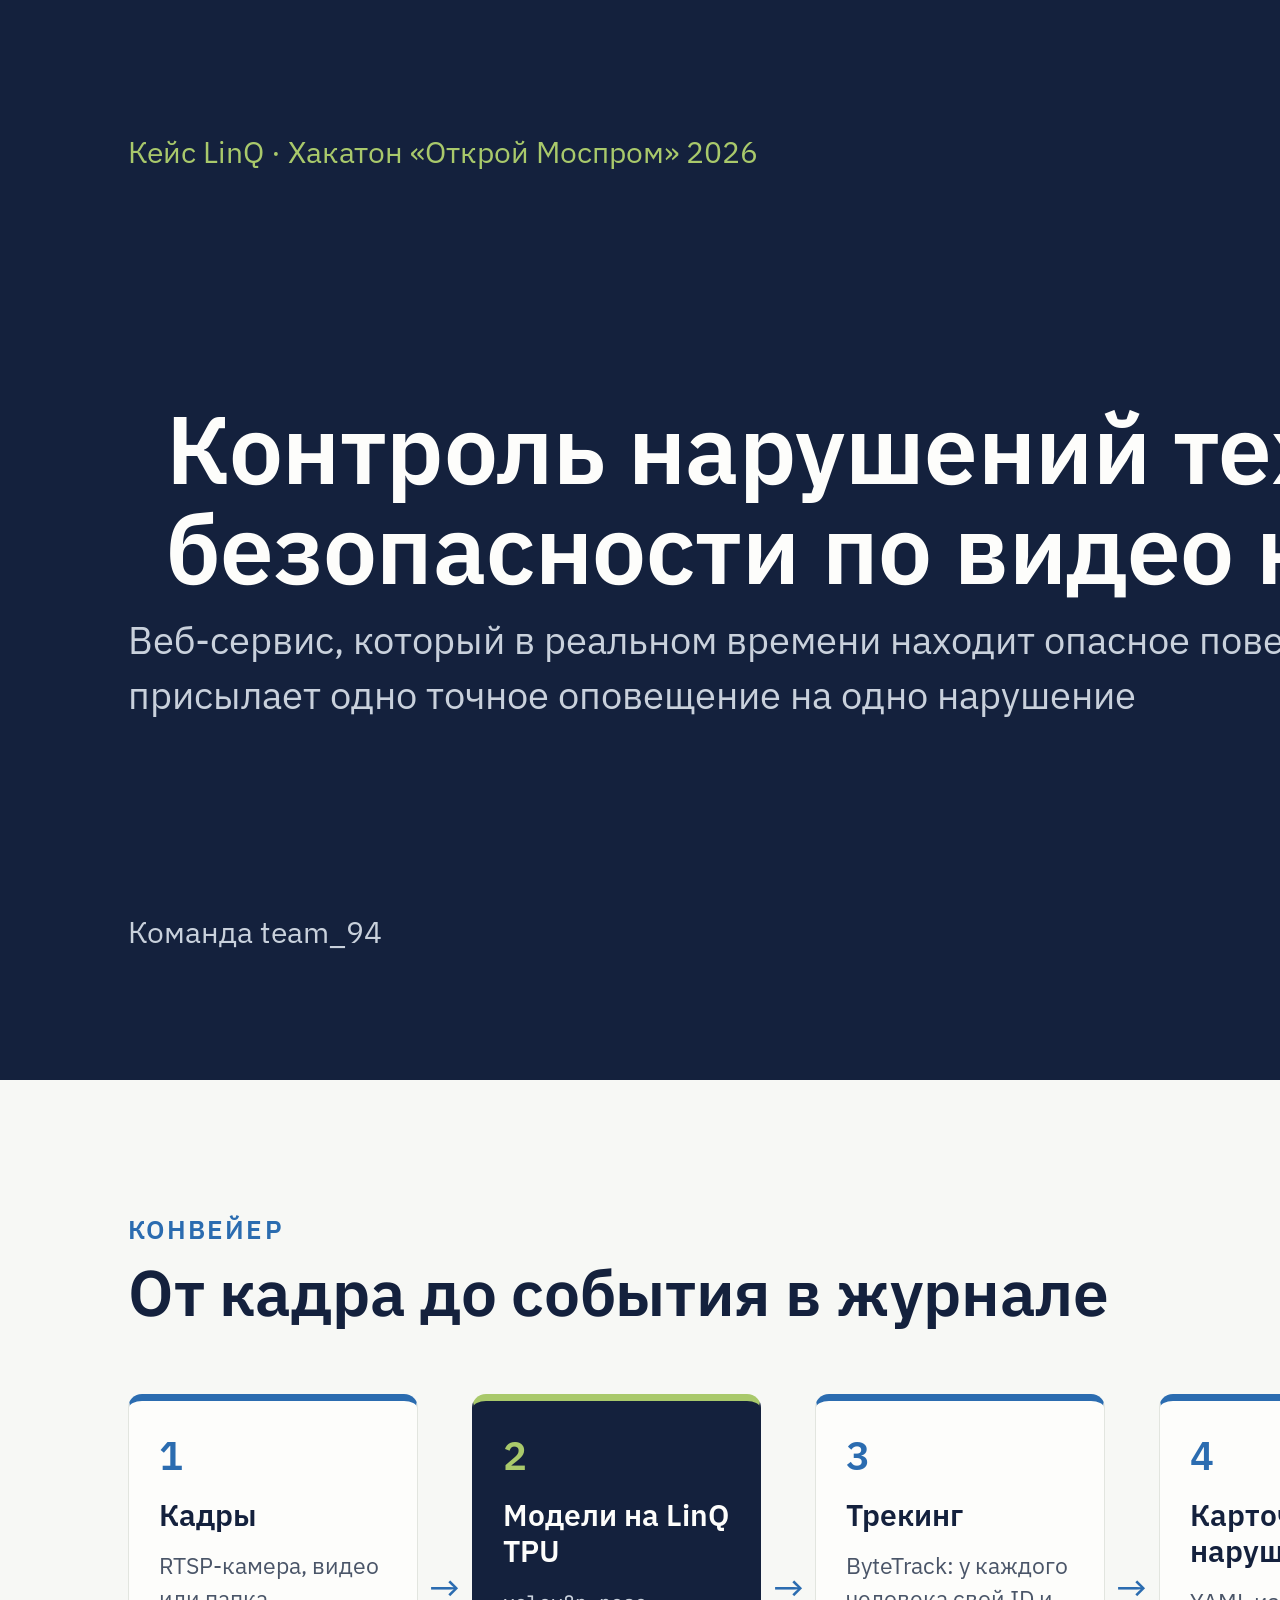
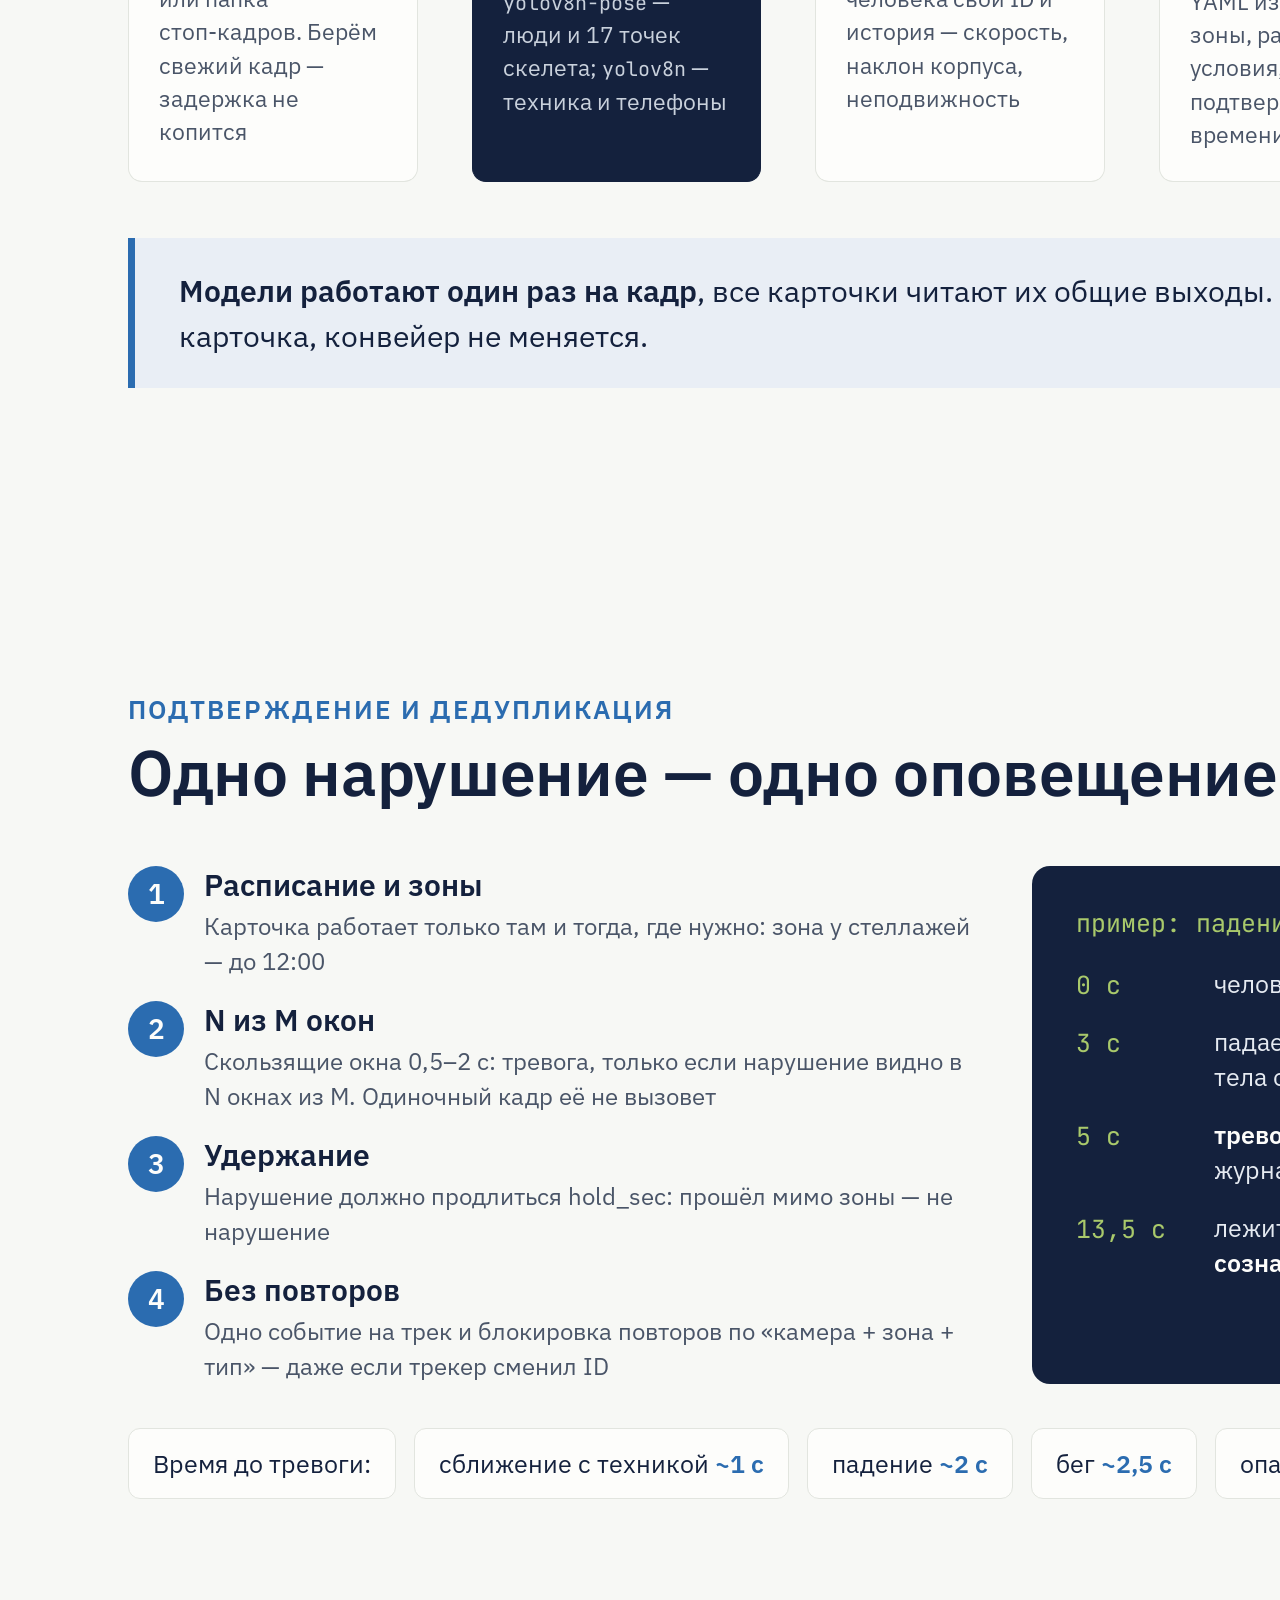
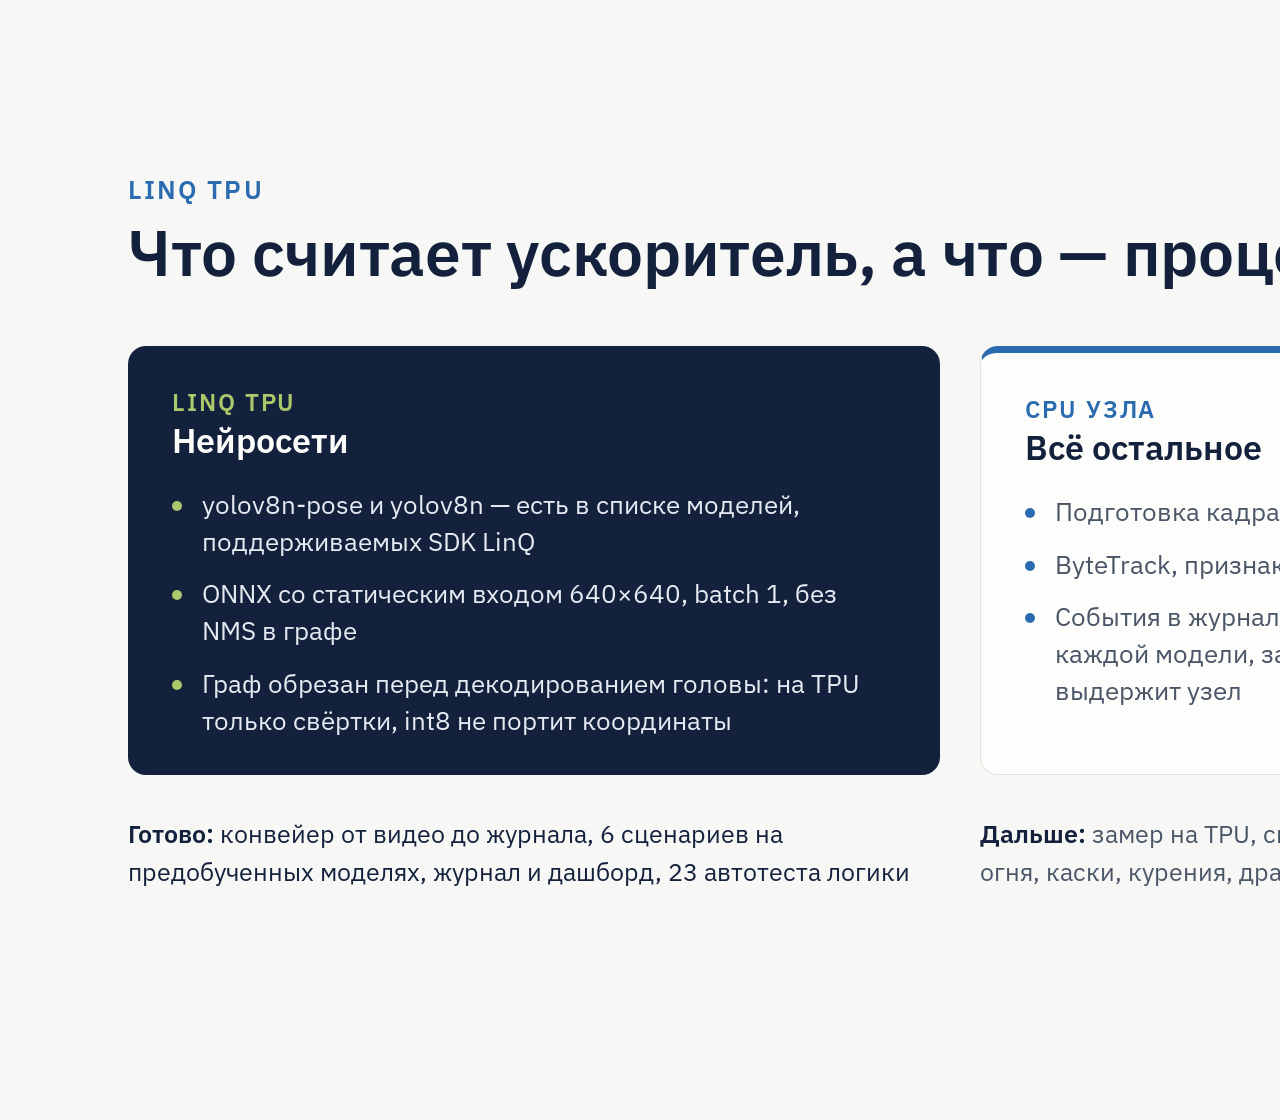
<file: docs/slides_pipeline.html>
<!doctype html>
<html lang="ru">
<head>
<meta charset="utf-8">
<title>Конвейер — слайды</title>
<!-- Слайды о конвейере для docs/presentation.pdf. Печать в PDF:
     msedge --headless --print-to-pdf=out.pdf --no-pdf-header-footer --virtual-time-budget=15000 slides_pipeline.html -->
<link rel="preconnect" href="https://fonts.googleapis.com">
<link rel="preconnect" href="https://fonts.gstatic.com" crossorigin>
<link href="https://fonts.googleapis.com/css2?family=IBM+Plex+Sans:wght@400;600&family=JetBrains+Mono:wght@400;600&display=block" rel="stylesheet">
<style>
  :root {
    --navy: #14213d; --bg: #f7f8f5; --card: #fdfdfb; --line: #e2e5df; --blue: #2b6cb0;
    --green: #a9c96b; --muted: #4a5568; --callout: #e9eef5; --on-dark: #c9d1dc; --code: #e6ebf2;
  }
  @page { size: 1920px 1080px; margin: 0; }
  * { box-sizing: border-box; margin: 0; padding: 0; }
  html, body { background: var(--bg); -webkit-print-color-adjust: exact; print-color-adjust: exact; }
  body { font-family: "IBM Plex Sans", sans-serif; color: var(--navy); }
  .slide { width: 1920px; height: 1080px; padding: 132px 128px 0; position: relative; overflow: hidden;
           page-break-after: always; break-after: page; background: var(--bg); }
  .slide:last-child { page-break-after: auto; break-after: auto; }
  .kicker { font-size: 26px; font-weight: 600; letter-spacing: 0.08em; color: var(--blue); text-transform: uppercase; }
  h1 { font-size: 64px; font-weight: 600; line-height: 1.15; margin-top: 10px; letter-spacing: -0.005em; }
  .muted { color: var(--muted); }

  /* титул */
  .title { background: var(--navy); color: #fdfdfb; padding: 0 128px; }
  .title .k { position: absolute; top: 132px; font-size: 30px; color: var(--green); }
  .title h1 { position: absolute; top: 398px; left: 166px; font-size: 96px; line-height: 100px; margin: 0; }
  .title .sub { position: absolute; top: 612px; font-size: 38px; line-height: 1.45; color: var(--on-dark); max-width: 1620px; }
  .title .foot { position: absolute; top: 912px; font-size: 30px; color: var(--on-dark); }

  /* поток конвейера */
  .flow { display: flex; align-items: stretch; gap: 0; margin-top: 64px; }
  .step { flex: 1; background: var(--card); border: 1px solid var(--line); border-top: 7px solid var(--blue);
          border-radius: 14px; padding: 34px 30px 30px; }
  .step.tpu { background: var(--navy); border-color: var(--navy); border-top-color: var(--green); color: #fdfdfb; }
  .step .n { font-size: 40px; font-weight: 600; color: var(--blue); line-height: 1; }
  .step.tpu .n { color: var(--green); }
  .step h3 { font-size: 30px; font-weight: 600; margin-top: 22px; line-height: 1.2; }
  .step p { font-size: 23px; line-height: 1.45; color: var(--muted); margin-top: 16px; }
  .step.tpu p { color: var(--on-dark); }
  .step code { font-family: "JetBrains Mono", monospace; font-size: 20px; }
  .arrow { width: 54px; display: flex; align-items: center; justify-content: center; font-size: 38px; color: var(--blue); }
  .callout { margin-top: 56px; background: var(--callout); border-left: 7px solid var(--blue); border-radius: 0 12px 12px 0;
             padding: 30px 44px; font-size: 30px; line-height: 1.5; }
  .callout b { font-weight: 600; }

  /* подтверждение */
  .cols { display: grid; grid-template-columns: 1fr 760px; gap: 56px; margin-top: 56px; }
  .chain { display: flex; flex-direction: column; gap: 22px; }
  .row { display: grid; grid-template-columns: 56px 1fr; gap: 20px; align-items: start; }
  .row .i { width: 56px; height: 56px; border-radius: 50%; background: var(--blue); color: #fdfdfb; font-size: 28px;
            font-weight: 600; display: flex; align-items: center; justify-content: center; }
  .row h3 { font-size: 30px; font-weight: 600; line-height: 1.25; }
  .row p { font-size: 24px; line-height: 1.45; color: var(--muted); margin-top: 6px; }
  .dark { background: var(--navy); border-radius: 18px; padding: 40px 44px; color: var(--code); }
  .dark .file { font-family: "JetBrains Mono", monospace; font-size: 25px; color: var(--green); }
  .tl { margin-top: 26px; display: flex; flex-direction: column; gap: 22px; }
  .tl .e { display: grid; grid-template-columns: 120px 1fr; gap: 18px; }
  .tl .t { font-family: "JetBrains Mono", monospace; font-size: 25px; color: var(--green); padding-top: 2px; }
  .tl .d { font-size: 25px; line-height: 1.42; color: var(--code); }
  .tl .d b { color: #fdfdfb; font-weight: 600; }
  .times { margin-top: 44px; display: flex; gap: 18px; }
  .chip { background: var(--card); border: 1px solid var(--line); border-radius: 12px; padding: 18px 24px; font-size: 25px; }
  .chip b { color: var(--blue); font-weight: 600; }

  /* TPU */
  .split { display: grid; grid-template-columns: 1fr 1fr; gap: 40px; margin-top: 56px; }
  .panel { border-radius: 18px; padding: 40px 44px 36px; }
  .panel.light { background: var(--card); border: 1px solid var(--line); border-top: 7px solid var(--blue); }
  .panel h3 { font-size: 34px; font-weight: 600; }
  .panel.dark h3 { color: #fdfdfb; }
  .panel .tag { font-size: 24px; font-weight: 600; letter-spacing: 0.08em; text-transform: uppercase; color: var(--blue); }
  .panel.dark .tag { color: var(--green); }
  .panel ul { list-style: none; margin-top: 24px; display: flex; flex-direction: column; gap: 16px; }
  .panel li { font-size: 26px; line-height: 1.42; padding-left: 30px; position: relative; color: var(--muted); }
  .panel.dark li { color: var(--code); }
  .panel li::before { content: ""; position: absolute; left: 0; top: 15px; width: 10px; height: 10px; border-radius: 50%; background: var(--blue); }
  .panel.dark li::before { background: var(--green); }
  .status { display: grid; grid-template-columns: 1fr 1fr; gap: 40px; margin-top: 40px; }
  .status div { font-size: 25px; line-height: 1.5; }
  .status b { font-weight: 600; }
</style>
</head>
<body>

<!-- титул: тот же, что в исходной презентации, без «Чек-поинт 2» -->
<section class="slide title">
  <div class="k">Кейс LinQ · Хакатон «Открой Моспром» 2026</div>
  <h1>Контроль нарушений техники<br>безопасности по видео на LinQ TPU</h1>
  <div class="sub">Веб-сервис, который в реальном времени находит опасное поведение работников и присылает одно точное оповещение на одно нарушение</div>
  <div class="foot">Команда team_94</div>
</section>

<!-- конвейер -->
<section class="slide">
  <div class="kicker">Конвейер</div>
  <h1>От кадра до события в журнале</h1>
  <div class="flow">
    <div class="step">
      <div class="n">1</div>
      <h3>Кадры</h3>
      <p>RTSP-камера, видео или папка стоп&#8209;кадров. Берём свежий кадр — задержка не копится</p>
    </div>
    <div class="arrow">→</div>
    <div class="step tpu">
      <div class="n">2</div>
      <h3>Модели на LinQ TPU</h3>
      <p><code>yolov8n-pose</code> — люди и 17 точек скелета; <code>yolov8n</code> — техника и телефоны</p>
    </div>
    <div class="arrow">→</div>
    <div class="step">
      <div class="n">3</div>
      <h3>Трекинг</h3>
      <p>ByteTrack: у каждого человека свой ID и история — скорость, наклон корпуса, неподвижность</p>
    </div>
    <div class="arrow">→</div>
    <div class="step">
      <div class="n">4</div>
      <h3>Карточки нарушений</h3>
      <p>YAML из <code>patterns/</code>: зоны, расписание, условия, подтверждение во времени</p>
    </div>
    <div class="arrow">→</div>
    <div class="step">
      <div class="n">5</div>
      <h3>Журнал</h3>
      <p>Одно событие на нарушение и кадр с рамкой; метрики узла — на вкладке «Система»</p>
    </div>
  </div>
  <div class="callout"><b>Модели работают один раз на кадр</b>, все карточки читают их общие выходы.
    Новое нарушение — новая карточка, конвейер не меняется.</div>
</section>

<!-- подтверждение и дедупликация -->
<section class="slide">
  <div class="kicker">Подтверждение и дедупликация</div>
  <h1>Одно нарушение — одно оповещение</h1>
  <div class="cols">
    <div class="chain">
      <div class="row"><div class="i">1</div><div><h3>Расписание и зоны</h3>
        <p>Карточка работает только там и тогда, где нужно: зона у стеллажей — до 12:00</p></div></div>
      <div class="row"><div class="i">2</div><div><h3>N из M окон</h3>
        <p>Скользящие окна 0,5–2 с: тревога, только если нарушение видно в N окнах из M. Одиночный кадр её не вызовет</p></div></div>
      <div class="row"><div class="i">3</div><div><h3>Удержание</h3>
        <p>Нарушение должно продлиться hold_sec: прошёл мимо зоны — не нарушение</p></div></div>
      <div class="row"><div class="i">4</div><div><h3>Без повторов</h3>
        <p>Одно событие на трек и блокировка повторов по «камера + зона + тип» — даже если трекер сменил ID</p></div></div>
    </div>
    <div class="dark">
      <div class="file">пример: падение</div>
      <div class="tl">
        <div class="e"><div class="t">0 с</div><div class="d">человек стоит — копится история трека</div></div>
        <div class="e"><div class="t">3 с</div><div class="d">падает: корпус наклонён больше 60°, центр тела опустился больше чем на 0,4 роста</div></div>
        <div class="e"><div class="t">5 с</div><div class="d"><b>тревога диспетчеру</b> — событие и кадр в журнале</div></div>
        <div class="e"><div class="t">13,5 с</div><div class="d">лежит без движения 10 с — <b>признак потери сознания</b>, второй этап события</div></div>
      </div>
    </div>
  </div>
  <div class="times">
    <div class="chip">Время до тревоги:</div>
    <div class="chip">сближение с техникой <b>~1 с</b></div>
    <div class="chip">падение <b>~2 с</b></div>
    <div class="chip">бег <b>~2,5 с</b></div>
    <div class="chip">опасная зона <b>~3 с</b></div>
  </div>
</section>

<!-- LinQ TPU -->
<section class="slide">
  <div class="kicker">LinQ TPU</div>
  <h1>Что считает ускоритель, а что — процессор</h1>
  <div class="split">
    <div class="panel dark">
      <div class="tag">LinQ TPU</div>
      <h3>Нейросети</h3>
      <ul>
        <li>yolov8n-pose и yolov8n — есть в списке моделей, поддерживаемых SDK LinQ</li>
        <li>ONNX со статическим входом 640×640, batch 1, без NMS в графе</li>
        <li>Граф обрезан перед декодированием головы: на TPU только свёртки, int8 не портит координаты</li>
      </ul>
    </div>
    <div class="panel light">
      <div class="tag">CPU узла</div>
      <h3>Всё остальное</h3>
      <ul>
        <li>Подготовка кадра, декодирование выходов, NMS</li>
        <li>ByteTrack, признаки скелета, карточки нарушений</li>
        <li>События в журнал и метрики: FPS на поток, задержка каждой модели, загрузка TPU, сколько ещё камер выдержит узел</li>
      </ul>
    </div>
  </div>
  <div class="status">
    <div><b>Готово:</b> конвейер от видео до журнала, 6 сценариев на предобученных моделях, журнал и дашборд, 23 автотеста логики</div>
    <div class="muted"><b style="color: var(--navy)">Дальше:</b> замер на TPU, свои модели поведения и экипировки — для огня, каски, курения, драки</div>
  </div>
</section>

</body>
</html>
</file>
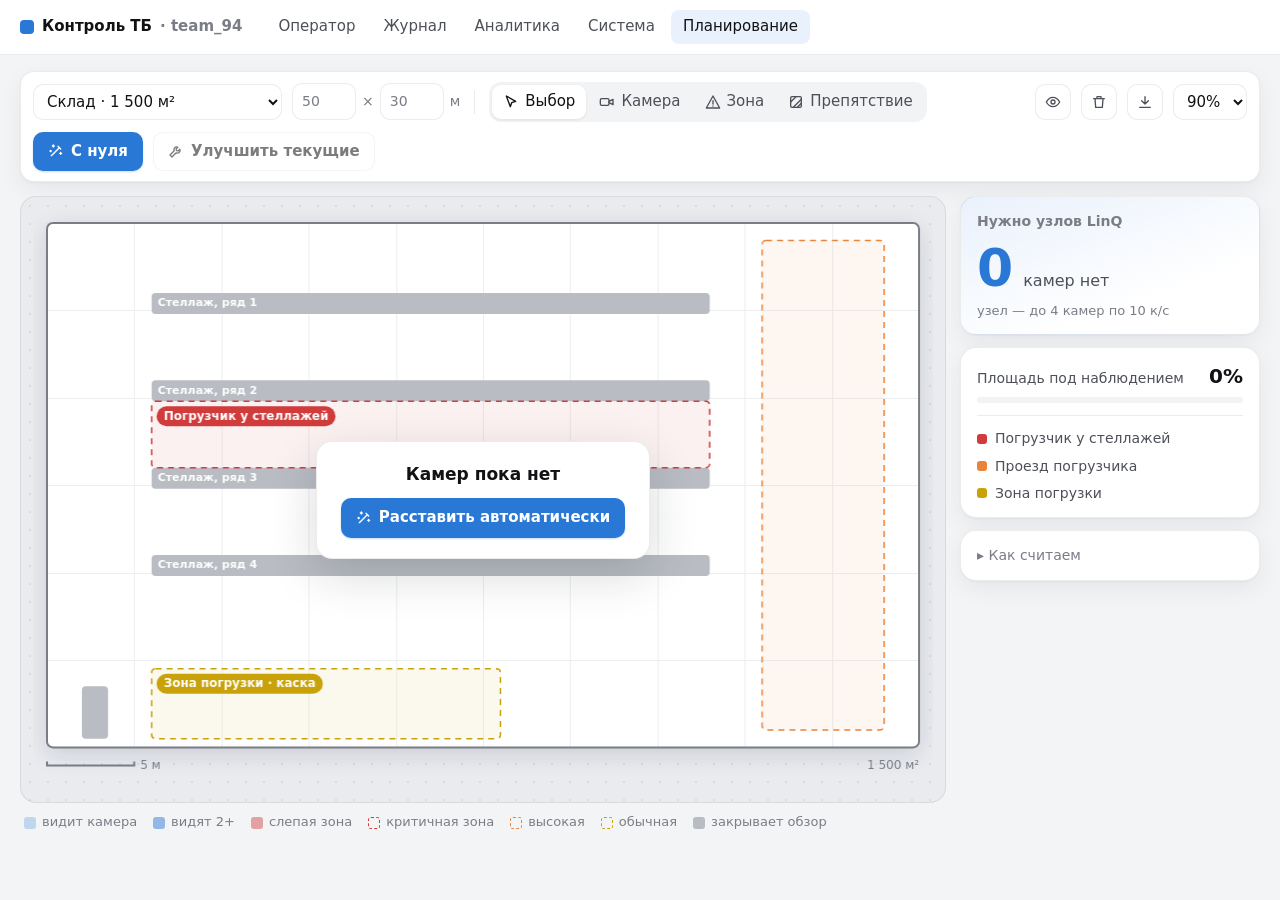
<file: journal/web/planner.html>
<!doctype html>
<html lang="ru">
<head>
<meta charset="utf-8">
<meta name="viewport" content="width=device-width, initial-scale=1">
<title>Планирование камер</title>
<!--
  Планировщик размещения камер и узлов LinQ (отдельная страница в стиле журнала, без сервера и библиотек).
  План помещения в метрах → камеры с объективами → покрытие с учётом препятствий → сколько узлов LinQ нужно.

  Модель покрытия:
    • поза и поведение: человек 1,7 м должен быть не меньше posePx пикселей на входе YOLO (640 по ширине кадра);
    • СИЗ (каска, жилет): вырезка берётся из исходного кадра — рост не меньше ppePx пикселей в разрешении камеры;
    • препятствия (стеллажи, станки) закрывают обзор; клетки внутри препятствий не считаются площадью.
  Узлы: цена кадра каскада на TPU (замер 19,8 мс) и предел загрузки → сколько кадров/с держит узел;
  камеры раскладываются по узлам «первый подходящий». Нарушения не добавляют узлов: карточки читают общие модели.
-->
<style>
:root {
  color-scheme: light;
  --page: #f3f4f6; --surface: #ffffff; --surface-2: #f2f3f5; --text: #111214; --text-2: #4d5058; --muted: #7a7d85;
  --grid: #eceef1; --border: rgba(17, 18, 20, 0.08); --accent: #2a78d6; --accent-soft: #e9f1fc; --critical: #d03b3b;
  --good: #11a34a; --selected: #e9f1fc; --obstacle: #b9bcc3; --obstacle-text: #ffffff; --room: #ffffff; --stage: #e9ebef;
  --dots: rgba(17, 18, 20, 0.07); --cov1: .16; --cov2: .30; --cov0: .28; --shadow: 0 1px 2px rgba(16, 24, 40, .04), 0 8px 24px rgba(16, 24, 40, .06);
}
@media (prefers-color-scheme: dark) {
  :root:not([data-theme="light"]) {
    color-scheme: dark;
    --page: #0e0f11; --surface: #17181b; --surface-2: #1f2125; --text: #f1f2f4; --text-2: #c4c7ce; --muted: #8d919a;
    --grid: #22252a; --border: rgba(255, 255, 255, 0.08); --accent: #4b91ea; --accent-soft: #1a2638; --critical: #ef5b52;
    --good: #34c46a; --selected: #1a2638; --obstacle: #3b3e45; --obstacle-text: #c4c7ce; --room: #15171a; --stage: #0b0c0e;
    --dots: rgba(255, 255, 255, 0.05); --cov1: .30; --cov2: .52; --cov0: .42; --shadow: none;
  }
}
:root[data-theme="dark"] {
  color-scheme: dark;
  --page: #0e0f11; --surface: #17181b; --surface-2: #1f2125; --text: #f1f2f4; --text-2: #c4c7ce; --muted: #8d919a;
  --grid: #22252a; --border: rgba(255, 255, 255, 0.08); --accent: #4b91ea; --accent-soft: #1a2638; --critical: #ef5b52;
  --good: #34c46a; --selected: #1a2638; --obstacle: #3b3e45; --obstacle-text: #c4c7ce; --room: #15171a; --stage: #0b0c0e;
  --dots: rgba(255, 255, 255, 0.05); --cov1: .30; --cov2: .52; --cov0: .42; --shadow: none;
}
* { box-sizing: border-box; }
[hidden] { display: none !important; }
html, body { margin: 0; }
body { background: var(--page); color: var(--text); font: 15px/1.45 system-ui, -apple-system, "Segoe UI", Roboto, sans-serif; }
button, input, select { font: inherit; color: inherit; }
svg.i { width: 16px; height: 16px; flex: none; fill: none; stroke: currentColor; stroke-width: 2; stroke-linecap: round; stroke-linejoin: round; }
.muted { color: var(--muted); }

/* ---------- верхняя панель (как в журнале) ---------- */
.topbar { position: sticky; top: 0; z-index: 10; display: flex; align-items: center; gap: 24px; padding: 10px 20px;
  background: var(--surface); border-bottom: 1px solid var(--border); }
.brand { font-weight: 600; display: flex; align-items: center; gap: 8px; white-space: nowrap; }
.brand-mark { width: 14px; height: 14px; border-radius: 4px; background: var(--accent); }
.tabs { display: flex; gap: 4px; }
.tabs a { padding: 6px 12px; border-radius: 8px; color: var(--text-2); text-decoration: none; font-weight: 500; }
.tabs a:hover { background: var(--surface-2); }
.tabs a.on { background: var(--selected); color: var(--text); }

.btn { display: inline-flex; align-items: center; justify-content: center; gap: 7px; padding: 8px 14px; border-radius: 10px;
  border: 1px solid transparent; background: var(--accent); color: #fff; cursor: pointer; font-weight: 600; white-space: nowrap;
  box-shadow: 0 1px 2px rgba(42, 120, 214, .25); }
.btn:hover { filter: brightness(1.07); }
.btn:disabled { opacity: .55; cursor: default; }
.icon-btn { width: 36px; height: 36px; display: inline-grid; place-items: center; border-radius: 10px; border: 1px solid var(--border);
  background: var(--surface); color: var(--text-2); cursor: pointer; }
.icon-btn:hover { background: var(--surface-2); color: var(--text); }
.icon-btn.on { background: var(--selected); color: var(--accent); border-color: transparent; }
select, input[type=number], input[type=text] { background: var(--surface); border: 1px solid var(--border); border-radius: 10px; padding: 7px 9px; }
input[type=number] { width: 64px; }

main { padding: 16px 20px 40px; max-width: 1480px; margin: 0 auto; }

/* ---------- панель управления ---------- */
.toolbar { display: flex; align-items: center; gap: 10px; flex-wrap: wrap; margin-bottom: 14px; padding: 10px 12px;
  background: var(--surface); border: 1px solid var(--border); border-radius: 14px; box-shadow: var(--shadow); }
.toolbar .field { display: inline-flex; align-items: center; gap: 6px; color: var(--muted); font-size: 14px; }
.toolbar .sep { width: 1px; height: 24px; background: var(--border); margin: 0 4px; }
.toolbar .sp { flex: 1; }
.tools { display: inline-flex; padding: 3px; gap: 2px; border-radius: 12px; background: var(--surface-2); }
.tools button { display: inline-flex; align-items: center; gap: 6px; border: 0; background: transparent; padding: 6px 11px; border-radius: 9px;
  cursor: pointer; color: var(--text-2); font-weight: 500; }
.tools button:hover { color: var(--text); }
.tools button.on { background: var(--surface); color: var(--text); box-shadow: 0 1px 3px rgba(0,0,0,.08); }

/* ---------- план ---------- */
.layout { display: grid; grid-template-columns: minmax(0, 1fr) 300px; gap: 14px; align-items: start; }
.stage { position: relative; border-radius: 16px; border: 1px solid var(--border); overflow: hidden; padding: 12px;
  background-color: var(--stage); background-image: radial-gradient(var(--dots) 1px, transparent 1.2px); background-size: 18px 18px; }
canvas { display: block; width: 100%; touch-action: none; }
.progress { position: absolute; left: 0; right: 0; top: 0; height: 3px; overflow: hidden; }
.progress i { display: block; height: 100%; width: 30%; background: var(--accent); animation: slide 1.1s ease-in-out infinite; }
@keyframes slide { from { transform: translateX(-100%); } to { transform: translateX(340%); } }
.toast { position: absolute; left: 50%; top: 16px; transform: translateX(-50%); background: var(--surface); border: 1px solid var(--border);
  border-radius: 999px; padding: 6px 14px; font-size: 14px; color: var(--text-2); pointer-events: none; box-shadow: var(--shadow);
  max-width: calc(100% - 40px); white-space: nowrap; overflow: hidden; text-overflow: ellipsis; }
.empty { position: absolute; inset: 0; display: grid; place-items: center; pointer-events: none; }
.empty .box { pointer-events: auto; background: var(--surface); border: 1px solid var(--border); border-radius: 16px; padding: 20px 24px;
  text-align: center; box-shadow: 0 16px 48px rgba(16, 24, 40, .16); }
.empty h4 { margin: 0 0 12px; font-size: 17px; font-weight: 600; }
.tip { position: fixed; z-index: 30; pointer-events: none; background: var(--text); color: var(--page); font-size: 13px; padding: 7px 10px;
  border-radius: 9px; line-height: 1.35; box-shadow: 0 6px 20px rgba(0,0,0,.2); }
.tip b { display: block; }
.legend { display: flex; flex-wrap: wrap; gap: 4px 16px; padding: 10px 4px 0; font-size: 13px; color: var(--muted); }
.legend span { display: inline-flex; align-items: center; gap: 6px; }
.sw { width: 12px; height: 12px; border-radius: 3px; display: inline-block; flex: none; }

/* ---------- итоги справа ---------- */
.side { display: grid; gap: 12px; }
.card { background: var(--surface); border: 1px solid var(--border); border-radius: 16px; padding: 14px 16px; box-shadow: var(--shadow); }
.card h3 { margin: 0 0 10px; font-size: 14px; font-weight: 600; color: var(--muted); }
.hero { background: linear-gradient(160deg, var(--accent-soft), var(--surface) 70%); }
.hero .big { display: flex; align-items: baseline; gap: 10px; }
.hero .big b { font-size: 52px; line-height: 1; font-weight: 700; color: var(--accent); font-variant-numeric: tabular-nums; }
.hero .big span { font-size: 16px; color: var(--text-2); font-weight: 500; }
.hero .sub { margin-top: 8px; font-size: 13px; color: var(--muted); }
.stat { display: grid; gap: 6px; }
.stat + .stat { margin-top: 12px; }
.stat .row { display: flex; justify-content: space-between; align-items: baseline; font-size: 14px; color: var(--text-2); }
.stat .row b { font-size: 20px; color: var(--text); font-variant-numeric: tabular-nums; }
.stat .row b.ok { color: var(--good); }
.stat .row b.bad { color: var(--critical); }
.bar { height: 6px; border-radius: 999px; background: var(--surface-2); overflow: hidden; }
.bar > span { display: block; height: 100%; border-radius: 999px; background: var(--accent); transition: width .35s ease; }
.bar.ok > span { background: var(--good); }
.bar.bad > span { background: var(--critical); }
.nodes { display: grid; gap: 10px; max-height: 280px; overflow: auto; }
.node { display: grid; grid-template-columns: auto 1fr auto; align-items: center; gap: 4px 10px; font-size: 14px; cursor: pointer; border-radius: 8px; }
.node .dot { width: 10px; height: 10px; border-radius: 50%; }
.node .bar { grid-column: 2 / 4; }
.node .cnt { color: var(--muted); font-size: 13px; font-variant-numeric: tabular-nums; }
.node:hover .name { color: var(--accent); }
.props { display: grid; gap: 9px; }
.props label { display: grid; grid-template-columns: 96px 1fr; align-items: center; gap: 8px; font-size: 14px; color: var(--text-2); }
.props select, .props input { width: 100%; }
.props .row2 { display: flex; gap: 6px; }
.props .note { font-size: 13px; color: var(--muted); margin: 0; }
.props .del { justify-self: start; background: none; border: 0; color: var(--critical); cursor: pointer; padding: 0; font-size: 14px; display: inline-flex; gap: 6px; align-items: center; }
details summary { cursor: pointer; font-size: 14px; color: var(--muted); list-style: none; }
details summary::before { content: "▸ "; }
details[open] summary::before { content: "▾ "; }
details .props { margin-top: 10px; }
details .foot { font-size: 12px; color: var(--muted); margin: 10px 0 0; }

.btn.ghost { background: var(--surface); color: var(--text); border-color: var(--border); box-shadow: none; }
.btn.ghost:hover { background: var(--surface-2); filter: none; }
.reqs { display: grid; gap: 7px; margin-top: 12px; padding-top: 12px; border-top: 1px solid var(--border); }
.req { display: grid; grid-template-columns: auto 1fr auto; align-items: center; gap: 2px 8px; font-size: 14px; cursor: pointer; }
.req .lv { width: 10px; height: 10px; border-radius: 3px; }
.req .nm { overflow: hidden; text-overflow: ellipsis; white-space: nowrap; color: var(--text-2); }
.req .st { font-weight: 600; font-variant-numeric: tabular-nums; }
.req .st.ok { color: var(--good); }
.req .st.bad { color: var(--critical); }
.req .why { grid-column: 2 / 4; font-size: 12px; color: var(--critical); }
.chg-card { border-color: var(--accent); }
.chg-sum { display: flex; flex-wrap: wrap; gap: 6px; margin-bottom: 10px; }
.chg-sum span { font-size: 12px; padding: 2px 8px; border-radius: 999px; background: var(--surface-2); color: var(--text-2); }
.chgs { display: grid; gap: 6px; max-height: 220px; overflow: auto; margin-bottom: 12px; }
.chg { display: grid; grid-template-columns: 22px 1fr; gap: 8px; align-items: center; font-size: 14px; cursor: pointer; }
.chg .b { width: 22px; height: 22px; border-radius: 50%; display: grid; place-items: center; color: #fff; font-size: 12px; font-weight: 700; }
.chg small { display: block; color: var(--muted); font-size: 12px; }
.chg-res { font-size: 13px; margin-bottom: 10px; }
.chg-res.ok { color: var(--good); }
.chg-res.bad { color: var(--critical); }
.chg-btns { display: flex; gap: 8px; }
.props .check { display: flex; align-items: center; gap: 8px; font-size: 14px; color: var(--text-2); }

@media (max-width: 1000px) { .layout { grid-template-columns: 1fr; } }
@media (max-width: 640px) {
  .topbar, main { padding-left: 16px; padding-right: 16px; }
  .topbar { flex-wrap: wrap; gap: 10px; }
  .tools button span, .toolbar .sep { display: none; }
}
</style>
</head>
<body>
<svg width="0" height="0" style="position:absolute" aria-hidden="true">
  <symbol id="i-select" viewBox="0 0 24 24"><path d="M5 3l14 8-6 2-2 6z"/></symbol>
  <symbol id="i-cam" viewBox="0 0 24 24"><rect x="2" y="7" width="13" height="10" rx="2"/><path d="M15 11l6-3v8l-6-3"/></symbol>
  <symbol id="i-box" viewBox="0 0 24 24"><rect x="4" y="4" width="16" height="16" rx="2"/><path d="M4 12l8-8M8 20L20 8M14 20l6-6"/></symbol>
  <symbol id="i-warn" viewBox="0 0 24 24"><path d="M12 3l10 18H2z"/><path d="M12 10v5M12 18h.01"/></symbol>
  <symbol id="i-magic" viewBox="0 0 24 24"><path d="M5 19L17 7M15 5l4 4"/><path d="M8 3v3M6.5 4.5h3M19 14v3M17.5 15.5h3M4 11v2M3 12h2"/></symbol>
  <symbol id="i-down" viewBox="0 0 24 24"><path d="M12 4v11M7 10l5 5 5-5M4 20h16"/></symbol>
  <symbol id="i-trash" viewBox="0 0 24 24"><path d="M4 7h16M9 7V4h6v3M6 7l1 13h10l1-13"/></symbol>
  <symbol id="i-wrench" viewBox="0 0 24 24"><path d="M14.7 6.3a4 4 0 00-5.4 5.4L3 18l3 3 6.3-6.3a4 4 0 005.4-5.4l-2.6 2.6-2.4-.6-.6-2.4z"/></symbol>
  <symbol id="i-eye" viewBox="0 0 24 24"><path d="M2 12s4-7 10-7 10 7 10 7-4 7-10 7S2 12 2 12z"/><circle cx="12" cy="12" r="3"/></symbol>
</svg>

<header class="topbar">
  <div class="brand"><span class="brand-mark" aria-hidden="true"></span>Контроль ТБ <span class="muted">· team_94</span></div>
  <nav class="tabs">
    <a href="index.html#operator">Оператор</a><a href="index.html#journal">Журнал</a><a href="index.html#analytics">Аналитика</a>
    <a href="index.html#system">Система</a><a href="#" class="on">Планирование</a>
  </nav>
</header>

<main>
  <div class="toolbar">
    <select id="preset" aria-label="Объект">
      <option value="workshop">Мастерская · 100 м²</option>
      <option value="warehouse" selected>Склад · 1 500 м²</option>
      <option value="plant">Цех · 10 000 м²</option>
      <option value="existing">Склад · камеры уже стоят</option>
      <option value="empty">Свой план</option>
    </select>
    <span class="field"><input type="number" id="room-w" min="4" max="400" step="0.5" aria-label="Ширина, м">×<input type="number" id="room-h" min="4" max="400" step="0.5" aria-label="Длина, м">м</span>
    <span class="sep"></span>
    <div class="tools" role="group" aria-label="Инструмент">
      <button type="button" data-mode="select" class="on" title="Выбрать, перетащить, повернуть"><svg class="i"><use href="#i-select"/></svg><span>Выбор</span></button>
      <button type="button" data-mode="camera" title="Кликните по плану, чтобы поставить камеру"><svg class="i"><use href="#i-cam"/></svg><span>Камера</span></button>
      <button type="button" data-mode="zone" title="Протяните прямоугольник опасной зоны"><svg class="i"><use href="#i-warn"/></svg><span>Зона</span></button>
      <button type="button" data-mode="obstacle" title="Протяните прямоугольник стеллажа или станка"><svg class="i"><use href="#i-box"/></svg><span>Препятствие</span></button>
    </div>
    <span class="sp"></span>
    <button class="icon-btn" id="cones" type="button" title="Показать конусы обзора всех камер" aria-pressed="false"><svg class="i"><use href="#i-eye"/></svg></button>
    <button class="icon-btn" id="clear" type="button" title="Убрать все камеры"><svg class="i"><use href="#i-trash"/></svg></button>
    <button class="icon-btn" id="export" type="button" title="Скачать план для cameras.yaml"><svg class="i"><use href="#i-down"/></svg></button>
    <select id="target" title="Какую долю площади покрыть"><option value="0.8">80%</option><option value="0.9" selected>90%</option><option value="0.95">95%</option></select>
    <button class="btn ghost" id="auto" type="button" title="Убрать текущие камеры и расставить заново"><svg class="i"><use href="#i-magic"/></svg>С нуля</button>
    <button class="btn" id="improve" type="button" title="Минимальные изменения уже стоящих камер под требования зон"><svg class="i"><use href="#i-wrench"/></svg>Улучшить текущие</button>
  </div>

  <div class="layout">
    <section>
      <div class="stage">
        <canvas id="plan" aria-label="План помещения: камеры, опасные зоны и покрытие"></canvas>
        <div class="progress" id="progress" hidden><i></i></div>
        <div class="toast" id="toast" hidden></div>
        <div class="empty" id="empty" hidden>
          <div class="box">
            <h4>Камер пока нет</h4>
            <button class="btn" id="auto2" type="button"><svg class="i"><use href="#i-magic"/></svg>Расставить автоматически</button>
          </div>
        </div>
      </div>
      <div class="legend">
        <span><i class="sw" id="lg-1"></i>видит камера</span>
        <span><i class="sw" id="lg-2"></i>видят 2+</span>
        <span><i class="sw" id="lg-blind"></i>слепая зона</span>
        <span><i class="sw" id="lg-critical"></i>критичная зона</span>
        <span><i class="sw" id="lg-high"></i>высокая</span>
        <span><i class="sw" id="lg-normal"></i>обычная</span>
        <span><i class="sw" id="lg-obst"></i>закрывает обзор</span>
      </div>
    </section>

    <aside class="side">
      <div class="card hero">
        <h3>Нужно узлов LinQ</h3>
        <div class="big"><b id="t-nodes">0</b><span id="t-cams">камер нет</span></div>
        <div class="sub" id="t-cap"></div>
      </div>

      <div class="card">
        <div class="stat">
          <div class="row">Площадь под наблюдением <b id="t-area">0%</b></div>
          <div class="bar" id="b-area"><span style="width:0"></span></div>
        </div>
        <div class="reqs" id="reqs" hidden></div>
      </div>

      <div class="card chg-card" id="chg-card" hidden>
        <h3 id="chg-title"></h3>
        <div class="chg-sum" id="chg-sum"></div>
        <div class="chgs" id="chgs"></div>
        <div class="chg-res" id="chg-res"></div>
        <div class="chg-btns">
          <button class="btn" id="chg-ok" type="button">Принять</button>
          <button class="btn ghost" id="chg-undo" type="button">Отменить</button>
        </div>
      </div>

      <div class="card" id="nodes-card" hidden>
        <h3>Камеры по узлам</h3>
        <div class="nodes" id="nodes"></div>
      </div>

      <div class="card" id="props-card" hidden>
        <h3 id="props-title"></h3>
        <div class="props" id="props"></div>
      </div>

      <div class="card">
        <details>
          <summary>Как считаем</summary>
          <div class="props">
            <label>Кадр на TPU, мс <input type="number" id="a-ms" step="0.1" min="1"></label>
            <label>Предел TPU <select id="a-util"><option value="0.7">70%</option><option value="0.8">80%</option><option value="0.9">90%</option></select></label>
            <label>Поза, px <input type="number" id="a-pose" step="2" min="16"></label>
            <label>Каска, px <input type="number" id="a-ppe" step="10" min="40"></label>
            <label>Новые камеры <span class="row2"><select id="def-lens"></select><select id="def-fps"><option value="5">5 к/с</option><option value="10" selected>10 к/с</option></select></span></label>
          </div>
          <p class="foot">19,8 мс — замер каскада на LinQ. Поза различима, если рост человека не меньше заданных пикселей на входе YOLO 640, каска — в кадре камеры. Пороги — оценка.</p>
        </details>
      </div>
    </aside>
  </div>
</main>
<div class="tip" id="tip" hidden></div>

<script>
'use strict';
const $ = (s) => document.querySelector(s);
const $$ = (s) => [...document.querySelectorAll(s)];

const PERSON_H = 1.7;      // м
const MODEL_W = 640;       // вход YOLO по ширине кадра
const LENS = { '2.8': { hfov: 100 }, '4': { hfov: 85 }, '6': { hfov: 55 }, '12': { hfov: 28 } };
const RES = { '2': { w: 1920, label: '2 Мп (1920×1080)' }, '4': { w: 2560, label: '4 Мп (2560×1440)' }, '8': { w: 3840, label: '8 Мп (3840×2160)' } };
const NODE_COLORS = ['#2a78d6', '#eb6834', '#11a34a', '#9b51e0', '#d4a106', '#e0457b', '#1aa3a3', '#8a6a4a'];
const STORE = 'linq-planner-v1';
const camName = (c) => `cam-${String(c.id).padStart(2, '0')}`;
const nodeColor = (i) => NODE_COLORS[(i || 0) % NODE_COLORS.length];

/* ---------------------------------------------------------------- уровни важности зон
   cover — какая доля зоны должна быть видна; double — какая доля видна двумя камерами (страховка от перекрытий);
   w, w2 — веса клетки зоны при подборе камер (одна камера / вторая камера). Каска (ppe) — отдельный флаг зоны. */
const LEVELS = {
  critical: { label: 'Критичная', color: '#d03b3b', cover: 1, double: 0.8, w: 10, w2: 4 },
  high: { label: 'Высокая', color: '#e8833a', cover: 1, double: 0, w: 5, w2: 0 },
  normal: { label: 'Обычная', color: '#c9a20a', cover: 0.9, double: 0, w: 2, w2: 0 },
};
const PPE_NEED = 0.9, PPE_W = 3;
const zoneColor = (z) => (LEVELS[z.level] || LEVELS.high).color;
const CHANGE = {
  new: { icon: '+', color: '#11a34a', verb: 'новая камера' },
  rotate: { icon: '↻', color: '#2a78d6', verb: 'повернуть' },
  lens: { icon: '◎', color: '#9b51e0', verb: 'заменить объектив' },
  both: { icon: '◎', color: '#9b51e0', verb: 'объектив и поворот' },
  move: { icon: '⇄', color: '#e8833a', verb: 'перевесить' },
};
const COST = { rotate: 1, lens: 1.5, both: 2, move: 3, new: 5 };    // «цена» работ: повернуть дешевле, чем повесить новую

/* ---------------------------------------------------------------- объекты из кейса */
function rect(x, y, w, h, name, level, ppe) { return { x, y, w, h, name: name || '', level: level || 'high', ppe: !!ppe }; }
function warehouseBase() {
  const obstacles = [];
  [4, 9, 14, 19].forEach((y, i) => obstacles.push(rect(6, y, 32, 1.2, `Стеллаж, ряд ${i + 1}`)));
  obstacles.push(rect(2, 26.5, 1.5, 3, 'Ворота'));
  return {
    W: 50, H: 30, obstacles,
    zones: [rect(6, 10.2, 32, 3.8, 'Погрузчик у стеллажей', 'critical'), rect(41, 1, 7, 28, 'Проезд погрузчика', 'high'),
      rect(6, 25.5, 20, 4, 'Зона погрузки', 'normal', true)],
  };
}
const cam0 = (id, x, y, yaw, lens) => ({ id, x, y, yaw, lens, res: '2', fps: 10 });
const PRESETS = {
  workshop: () => ({
    W: 12.5, H: 8,
    obstacles: [rect(1.2, 1.2, 1.6, 1, 'Станок 1'), rect(4.4, 1.2, 1.6, 1, 'Станок 2'), rect(7.6, 1.2, 1.6, 1, 'Станок 3'),
      rect(1.2, 5.6, 2, 1.2, 'Станок 4'), rect(6.4, 5.4, 2.6, 1.4, 'Пилорама')],
    zones: [rect(5.6, 4.4, 4.2, 3.2, 'Пилорама', 'critical', true)],
  }),
  warehouse: warehouseBase,
  // действующая система: места в целом удачные, но часть камер смотрит не туда или с неподходящим объективом
  existing: () => ({
    ...warehouseBase(),
    cams: [cam0(1, 49.85, 10.5, 150, '12'), cam0(2, 0.15, 25.5, 0, '4'), cam0(3, 49.85, 13.5, 180, '12'),
      cam0(4, 46.5, 29.85, 270, '12'), cam0(5, 49.85, 4.5, 180, '12'), cam0(6, 49.85, 19.5, 220, '6'),
      cam0(7, 1.5, 0.15, 90, '12')],
  }),
  plant: () => {
    const obstacles = [];
    [10, 22, 34, 46].forEach((y, r) => { for (let x = 8; x <= 74; x += 6) obstacles.push(rect(x, y, 3, 2, `Станок ${r + 1}.${(x - 8) / 6 + 1}`)); });
    for (let y = 8; y <= 57; y += 7) obstacles.push(rect(92, y, 30, 1.5, `Стеллаж ${(y - 8) / 7 + 1}`));
    return {
      W: 125, H: 80, obstacles,
      zones: [rect(8, 54, 42, 22, 'Кран-балка', 'critical', true), rect(84, 0, 5, 80, 'Проезд техники', 'high'),
        rect(92, 66, 31, 12, 'Погрузка', 'normal', true), rect(56, 58, 12, 10, 'Пресс', 'critical')],
    };
  },
  empty: () => ({ W: 30, H: 20, obstacles: [], zones: [] }),
};

/* ---------------------------------------------------------------- состояние */
const S = {
  preset: 'warehouse', W: 50, H: 30, cams: [], obstacles: [], zones: [],
  A: { ms: 19.8, util: 0.8, posePx: 48, ppePx: 160 },
  defLens: '4', defRes: '2', defFps: 10, target: 0.9, cones: false,
};
let mode = 'select', sel = null, drag = null, busy = false, nextId = 1, hover = null;
let plan = null;                          // предложенные изменения: { before: [камеры до], nodesBefore, ok }
let geomVer = 0;                          // меняется при изменении стен и препятствий — кэш покрытия камер сбрасывается
let G = null, M = null;                   // сетка и посчитанные метрики

function save() {
  const cams = S.cams.map(({ id, x, y, yaw, lens, res, fps }) => ({ id, x, y, yaw, lens, res, fps }));
  try { localStorage.setItem(STORE, JSON.stringify({ ...S, cams, nextId })); } catch { /* приватный режим */ }
}
function load() {
  try {
    const d = JSON.parse(localStorage.getItem(STORE) || 'null');
    if (d && d.W && Array.isArray(d.cams)) {
      Object.assign(S, d, { A: { ...S.A, ...d.A } });
      S.zones.forEach((z) => { if (!LEVELS[z.level]) z.level = 'high'; z.ppe = !!z.ppe; });     // сохранения до уровней
      nextId = d.nextId || S.cams.length + 1; return true;
    }
  } catch { /* нет сохранения */ }
  return false;
}
function applyPreset(name) {
  const p = PRESETS[name]();
  Object.assign(S, { preset: name, W: p.W, H: p.H, obstacles: p.obstacles, zones: p.zones, cams: (p.cams || []).map((c) => ({ ...c })) });
  nextId = S.cams.length + 1; sel = null; plan = null; geomChanged();
}

/* ---------------------------------------------------------------- геометрия и покрытие */
const clamp = (v, a, b) => Math.max(a, Math.min(b, v));
const inRect = (x, y, r) => x >= r.x && x <= r.x + r.w && y >= r.y && y <= r.y + r.h;
const wrapAng = (a) => { while (a > Math.PI) a -= 2 * Math.PI; while (a < -Math.PI) a += 2 * Math.PI; return a; };

function ranges(cam) {
  const h = LENS[cam.lens].hfov * Math.PI / 180, t = Math.tan(h / 2);
  const pose = (MODEL_W / 2) / t * PERSON_H / S.A.posePx;
  const ppe = Math.min(pose, (RES[cam.res].w / 2) / t * PERSON_H / S.A.ppePx);
  return { hfov: h, pose, ppe };
}

function geomChanged() { geomVer++; buildGrid(); }

function buildGrid() {
  const c = clamp(Math.sqrt(S.W * S.H / 16000), 0.25, 2);
  const nx = Math.ceil(S.W / c), ny = Math.ceil(S.H / c), n = nx * ny;
  const blocked = new Uint8Array(n), zone = new Int16Array(n).fill(-1);
  for (let j = 0; j < ny; j++) for (let i = 0; i < nx; i++) {
    const x = (i + 0.5) * c, y = (j + 0.5) * c, k = j * nx + i;
    if (x > S.W || y > S.H || S.obstacles.some((o) => inRect(x, y, o))) { blocked[k] = 1; continue; }
    zone[k] = S.zones.findIndex((r) => inRect(x, y, r));
  }
  G = { c, nx, ny, n, blocked, zone };
}

// отрезок пересекает прямоугольник (метод Лианга — Барски)
function segRect(x0, y0, x1, y1, r) {
  if (Math.max(x0, x1) < r.x || Math.min(x0, x1) > r.x + r.w || Math.max(y0, y1) < r.y || Math.min(y0, y1) > r.y + r.h) return false;
  const dx = x1 - x0, dy = y1 - y0;
  const p = [-dx, dx, -dy, dy], q = [x0 - r.x, r.x + r.w - x0, y0 - r.y, r.y + r.h - y0];
  let t0 = 0, t1 = 1;
  for (let k = 0; k < 4; k++) {
    if (p[k] === 0) { if (q[k] < 0) return false; continue; }
    const t = q[k] / p[k];
    if (p[k] < 0) { if (t > t1) return false; if (t > t0) t0 = t; } else { if (t < t0) return false; if (t < t1) t1 = t; }
  }
  return t0 < t1 - 1e-9;
}

function coverage(cam) {
  const key = `${geomVer}|${cam.x.toFixed(2)}|${cam.y.toFixed(2)}|${cam.yaw.toFixed(1)}|${cam.lens}|${cam.res}|${S.A.posePx}|${S.A.ppePx}`;
  if (cam._key === key && cam._cov) return cam._cov;
  const { hfov, pose: R, ppe: Rp } = ranges(cam);
  const { c, nx, ny, blocked } = G;
  const yaw = cam.yaw * Math.PI / 180;
  const obst = S.obstacles.filter((o) => !inRect(cam.x, cam.y, o));     // камера на стеллаже видит поверх него
  const pose = [], ppe = [];
  const i0 = Math.max(0, Math.floor((cam.x - R) / c)), i1 = Math.min(nx - 1, Math.floor((cam.x + R) / c));
  const j0 = Math.max(0, Math.floor((cam.y - R) / c)), j1 = Math.min(ny - 1, Math.floor((cam.y + R) / c));
  for (let j = j0; j <= j1; j++) for (let i = i0; i <= i1; i++) {
    const k = j * nx + i;
    if (blocked[k]) continue;
    const x = (i + 0.5) * c, y = (j + 0.5) * c, dx = x - cam.x, dy = y - cam.y, d2 = dx * dx + dy * dy;
    if (d2 > R * R) continue;
    if (Math.abs(wrapAng(Math.atan2(dy, dx) - yaw)) > hfov / 2) continue;
    let hidden = false;
    for (const o of obst) if (segRect(cam.x, cam.y, x, y, o)) { hidden = true; break; }
    if (hidden) continue;
    pose.push(k);
    if (d2 <= Rp * Rp) ppe.push(k);
  }
  cam._key = key;
  cam._cov = { pose: Int32Array.from(pose), ppe: Int32Array.from(ppe) };
  return cam._cov;
}

function pack(cams) {
  const cap = S.A.util * 1000 / S.A.ms;                  // кадров/с на узел
  const order = [...cams].sort((a, b) => b.fps - a.fps || a.id - b.id);
  const nodes = [];
  for (const cam of order) {
    let n = nodes.find((x) => x.load + cam.fps <= cap + 1e-9);
    if (!n) { n = { load: 0, cams: [] }; nodes.push(n); }
    n.load += cam.fps; n.cams.push(cam);
  }
  nodes.forEach((n, i) => n.cams.forEach((c) => { c.node = i; }));
  return { nodes, cap };
}

function compute() {
  const cnt = new Uint16Array(G.n), ppe = new Uint16Array(G.n);
  for (const cam of S.cams) {
    const cv = coverage(cam);
    for (const k of cv.pose) cnt[k]++;
    for (const k of cv.ppe) ppe[k]++;
  }
  let zc = 0, zSeen = 0, z2 = 0, zPpe = 0;
  for (let k = 0; k < G.n; k++) {
    if (!G.blocked[k] && G.zone[k] >= 0) { zc++; if (cnt[k]) zSeen++; if (cnt[k] > 1) z2++; if (ppe[k]) zPpe++; }
  }
  const ev = evaluate(cnt, ppe);
  M = { cnt, ppe, ev, area: ev.area, seen: ev.seen, zc, zSeen, z2, zPpe, ...pack(S.cams) };
}

// выполнены ли требования: площадь — не меньше цели, каждая зона — по своему уровню и флагу «каска»
function evaluate(cnt, pc) {
  const z = S.zones.map(() => ({ n: 0, c: 0, d: 0, p: 0 }));
  let area = 0, seen = 0;
  for (let k = 0; k < G.n; k++) {
    if (G.blocked[k]) continue;
    area++; if (cnt[k]) seen++;
    const i = G.zone[k];
    if (i >= 0) { const s = z[i]; s.n++; if (cnt[k]) s.c++; if (cnt[k] > 1) s.d++; if (pc[k]) s.p++; }
  }
  const zones = S.zones.map((zz, i) => {
    const L = LEVELS[zz.level] || LEVELS.high, s = z[i], n = Math.max(1, s.n);
    const r = { cover: s.c / n, dbl: s.d / n, ppe: s.p / n, fails: [] };
    if (s.n) {
      if (r.cover < L.cover - 1e-3) r.fails.push(`видно ${pct(r.cover)} из ${pct(L.cover)}`);
      if (L.double && r.dbl < L.double - 1e-3) r.fails.push(`двумя камерами ${pct(r.dbl)} из ${pct(L.double)}`);
      if (zz.ppe && r.ppe < PPE_NEED - 1e-3) r.fails.push(`каска различима ${pct(r.ppe)} из ${pct(PPE_NEED)}`);
    }
    r.ok = !r.fails.length;
    return r;
  });
  const areaR = seen / Math.max(1, area), areaOk = areaR >= S.target - 1e-3;
  return { area, seen, areaR, areaOk, zones, ok: areaOk && zones.every((r) => r.ok) };
}

// вес клетки при подборе камер: зона по уровню важности, остальная площадь — 1
function weights() {
  const w = new Float32Array(G.n), w2 = new Float32Array(G.n), wp = new Float32Array(G.n);
  for (let k = 0; k < G.n; k++) {
    if (G.blocked[k]) continue;
    const i = G.zone[k];
    if (i < 0) { w[k] = 1; continue; }
    const z = S.zones[i], L = LEVELS[z.level] || LEVELS.high;
    w[k] = L.w; w2[k] = L.w2; if (z.ppe) wp[k] = PPE_W;
  }
  return { w, w2, wp };
}

// веса выигрыша: только то, что ещё не выполнено (выполненная зона или площадь больше не тянет камеры к себе)
function gainWeights(W, ev) {
  const w = W.w.slice(), w2 = W.w2.slice(), wp = W.wp.slice();
  for (let k = 0; k < G.n; k++) {
    if (G.blocked[k]) continue;
    const i = G.zone[k];
    if (i < 0) { if (ev.areaOk) w[k] = 0; continue; }
    const z = S.zones[i], L = LEVELS[z.level] || LEVELS.high, r = ev.zones[i];
    if (r.cover >= L.cover - 1e-3) w[k] = ev.areaOk ? 0 : 1;
    if (!L.double || r.dbl >= L.double - 1e-3) w2[k] = 0;
    if (!z.ppe || r.ppe >= PPE_NEED - 1e-3) wp[k] = 0;
  }
  return { w, w2, wp };
}

// сколько даст замена покрытия камеры old на new (old = null — новая камера): потери — по полным весам W
// (нельзя «бесплатно» отвернуть камеру от выполненной зоны), выигрыш — по весам невыполненного Wg
function delta(old, nw, cnt, pc, W, Wg = W) {
  let d = 0;
  if (old) {
    for (const k of old.pose) { cnt[k]--; if (cnt[k] === 0) d -= W.w[k]; else if (cnt[k] === 1) d -= W.w2[k]; }
    for (const k of old.ppe) { pc[k]--; if (pc[k] === 0) d -= W.wp[k]; }
  }
  for (const k of nw.pose) { if (cnt[k] === 0) d += Wg.w[k]; else if (cnt[k] === 1) d += Wg.w2[k]; }
  for (const k of nw.ppe) if (pc[k] === 0) d += Wg.wp[k];
  if (old) { for (const k of old.pose) cnt[k]++; for (const k of old.ppe) pc[k]++; }
  return d;
}
function applyCov(old, nw, cnt, pc) {
  if (old) { for (const k of old.pose) cnt[k]--; for (const k of old.ppe) pc[k]--; }
  for (const k of nw.pose) cnt[k]++;
  for (const k of nw.ppe) pc[k]++;
}

/* ---------------------------------------------------------------- автоматическая расстановка */
function candidates() {
  const out = [], W = S.W, H = S.H, e = 0.15;
  const sp = clamp(Math.min(W, H) / 10, 1.5, 6);
  const lenses = W * H < 400 ? ['2.8', '4'] : ['4', '6', '12'];
  const add = (x, y, yaws) => {
    if (S.obstacles.some((o) => inRect(x, y, o))) return;
    for (const yaw of yaws) for (const lens of lenses) out.push({ x, y, yaw: ((yaw % 360) + 360) % 360, lens });
  };
  const fan = (b) => [b, b - 35, b + 35, b - 65, b + 65];
  for (let x = sp / 2; x < W; x += sp) { add(x, e, fan(90)); add(x, H - e, fan(270)); }
  for (let y = sp / 2; y < H; y += sp) { add(e, y, fan(0)); add(W - e, y, fan(180)); }
  add(e, e, [45, 25, 65]); add(W - e, e, [135, 115, 155]); add(e, H - e, [315, 295, 335]); add(W - e, H - e, [225, 205, 245]);
  if (W > 24 || H > 24) {                                  // колонны в большом зале — сетка 12 м
    for (let x = 12; x < W - 4; x += 12) for (let y = 12; y < H - 4; y += 12) add(x, y, [0, 45, 90, 135, 180, 225, 270, 315]);
  }
  return out;
}

const sleep = (ms) => new Promise((r) => setTimeout(r, ms));

const norm360 = (a) => ((a % 360) + 360) % 360;
const strip = ({ id, x, y, yaw, lens, res, fps }) => ({ id, x, y, yaw, lens, res, fps });

// расстановка с нуля: жадно добавляем камеру с наибольшим приростом весового покрытия, пока требования не выполнены
async function autoPlace() {
  if (busy) return;
  if (plan) undoPlan(false);
  compute();
  plan = S.cams.length ? { before: S.cams.map(strip), nodesBefore: M.nodes.length, scratch: true, ok: false } : null;
  S.cams = []; nextId = 1; sel = null;
  busy = true; setBusy(true); toast('Подбираю места для камер…'); refresh(false);
  await sleep(30);
  const W = weights();
  const cands = candidates().map((c) => ({ ...c, cov: coverage({ ...c, res: S.defRes }) }));
  const cnt = new Uint16Array(G.n), pc = new Uint16Array(G.n);
  let ev = evaluate(cnt, pc);
  while (!ev.ok && S.cams.length < 400) {
    let best = null, bestG = 0;
    const Wg = gainWeights(W, ev);
    for (const c of cands) { const g = delta(null, c.cov, cnt, pc, W, Wg); if (g > bestG) { bestG = g; best = c; } }
    if (!best || bestG < 3) break;                         // дальше камеры почти ничего не добавляют
    applyCov(null, best.cov, cnt, pc);
    S.cams.push({ id: nextId++, x: best.x, y: best.y, yaw: best.yaw, lens: best.lens, res: S.defRes, fps: S.defFps });
    ev = evaluate(cnt, pc);
    refresh(false);
    await sleep(S.cams.length > 60 ? 15 : 70);
  }
  if (plan) plan.ok = ev.ok;
  busy = false; setBusy(false);
  toast(`Готово: ${S.cams.length} камер${ev.ok ? '' : ' · не все требования выполнимы'}`, 3000);
  refresh();
}

// улучшение действующей системы: самые дешёвые работы (повернуть, сменить объектив, перевесить, добавить),
// каждая — с наибольшим приростом весового покрытия на единицу цены, пока требования не выполнены
async function improve() {
  if (busy || !S.cams.length) return;
  if (plan) undoPlan(false);
  busy = true; sel = null; setBusy(true); toast('Ищу самые дешёвые изменения…');
  await sleep(30);
  compute();
  plan = { before: S.cams.map(strip), nodesBefore: M.nodes.length, ok: false };
  const W = weights(), cnt = Uint16Array.from(M.cnt), pc = Uint16Array.from(M.ppe);
  const spots = new Map();                                 // места монтажа: стены и колонны, с направлениями
  for (const c of candidates()) {
    const key = `${c.x.toFixed(2)}|${c.y.toFixed(2)}`;
    if (!spots.has(key)) spots.set(key, { x: c.x, y: c.y, yaws: new Set() });
    spots.get(key).yaws.add(c.yaw);
  }
  const variants = S.cams.map((cam) => {
    const opts = [];
    for (const d of [15, -15, 30, -30, 45, -45, 60, -60, 90, -90, 180]) opts.push({ kind: 'rotate', yaw: norm360(cam.yaw + d) });
    for (const lens of Object.keys(LENS)) {
      if (lens === cam.lens) continue;
      opts.push({ kind: 'lens', lens });
      for (const d of [30, -30, 60, -60]) opts.push({ kind: 'both', lens, yaw: norm360(cam.yaw + d) });
    }
    for (const p of spots.values()) {
      const dist = Math.hypot(p.x - cam.x, p.y - cam.y);
      if (dist > 0.5 && dist <= 6) for (const yaw of p.yaws) opts.push({ kind: 'move', x: p.x, y: p.y, yaw });
    }
    return { cam, old: coverage(cam), opts: opts.map((o) => ({ ...o, cov: coverage({ ...strip(cam), ...o }) })) };
  });
  const news = candidates().map((c) => ({ ...c, cov: coverage({ ...c, res: S.defRes }) }));
  let ev = evaluate(cnt, pc), steps = 0;
  while (!ev.ok && steps < 80) {
    let best = null, bestS = 0;
    const Wg = gainWeights(W, ev);
    for (const v of variants) {
      if (v.cam.change) continue;                          // каждую камеру трогаем не больше одного раза
      for (const o of v.opts) {
        const d = delta(v.old, o.cov, cnt, pc, W, Wg), sc = d / COST[o.kind];
        if (d > 1 && sc > bestS) { bestS = sc; best = { v, o }; }
      }
    }
    for (const c of news) {
      const d = delta(null, c.cov, cnt, pc, W, Wg), sc = d / COST.new;
      if (d > 1 && sc > bestS) { bestS = sc; best = { c }; }
    }
    if (!best) break;
    if (best.c) {
      applyCov(null, best.c.cov, cnt, pc);
      S.cams.push({ id: nextId++, x: best.c.x, y: best.c.y, yaw: best.c.yaw, lens: best.c.lens, res: S.defRes, fps: S.defFps, change: { kind: 'new' } });
    } else {
      const { v, o } = best, cam = v.cam;
      applyCov(v.old, o.cov, cnt, pc);
      cam.change = { kind: o.kind, from: { x: cam.x, y: cam.y, yaw: cam.yaw, lens: cam.lens } };
      if (o.x !== undefined) { cam.x = o.x; cam.y = o.y; }
      if (o.yaw !== undefined) cam.yaw = o.yaw;
      if (o.lens) cam.lens = o.lens;
    }
    steps++;
    ev = evaluate(cnt, pc);
    refresh(false);
    await sleep(160);
  }
  plan.ok = ev.ok;
  busy = false; setBusy(false); toast('');
  if (!steps) {
    plan = null;
    toast(ev.ok ? 'Требования выполнены — менять ничего не нужно' : 'Не нашлось изменений, которые помогают', 3500);
  }
  refresh();
}

function acceptPlan() { S.cams.forEach((c) => { delete c.change; }); plan = null; refresh(); }
function undoPlan(redraw = true) {
  if (!plan) return;
  S.cams = plan.before.map((c) => ({ ...c }));
  nextId = Math.max(1, ...S.cams.map((c) => c.id + 1));
  plan = null; sel = null;
  if (redraw) refresh();
}

function setBusy(on) { ['#auto', '#auto2', '#improve'].forEach((id) => { $(id).disabled = on; }); $('#progress').hidden = !on; }

/* ---------------------------------------------------------------- отрисовка */
const cv = $('#plan'), ctx = cv.getContext('2d');
let view = { s: 1, ox: 0, oy: 0, w: 0, h: 0 };
const css = (v) => getComputedStyle(document.documentElement).getPropertyValue(v).trim();
const pct = (v) => `${Math.round(v * 100)}%`;
const fmt = (v, d = 1) => Number(v).toLocaleString('ru-RU', { maximumFractionDigits: d });
const toScr = (x, y) => [view.ox + x * view.s, view.oy + y * view.s];
const toWorld = (px, py) => [(px - view.ox) / view.s, (py - view.oy) / view.s];
let coverImg = null;
function rgb(hex) {
  const h = hex.replace('#', '');
  return [0, 2, 4].map((i) => parseInt(h.length === 3 ? h[i / 2].repeat(2) : h.slice(i, i + 2), 16));
}
function rrect(x, y, w, h, r) {
  ctx.beginPath();
  if (ctx.roundRect) ctx.roundRect(x, y, w, h, Math.max(0, Math.min(r, w / 2, h / 2))); else ctx.rect(x, y, w, h);
}

function resize() {
  const box = cv.parentElement.getBoundingClientRect();
  const w = Math.max(280, box.width - 24);
  const h = clamp(w * S.H / S.W + 40, 340, window.innerHeight * 0.76);
  const dpr = window.devicePixelRatio || 1;
  cv.width = Math.round(w * dpr); cv.height = Math.round(h * dpr); cv.style.height = `${h}px`;
  ctx.setTransform(dpr, 0, 0, dpr, 0, 0);
  const pad = 14, s = Math.min((w - 2 * pad) / S.W, (h - 2 * pad - 22) / S.H);
  view = { s, ox: (w - S.W * s) / 2, oy: pad, w, h };
  draw();
}

let raf = 0;
function draw() { cancelAnimationFrame(raf); raf = requestAnimationFrame(paint); }

function paint() {
  const C = { room: css('--room'), grid: css('--grid'), text: css('--text'), text2: css('--text-2'), muted: css('--muted'),
    accent: css('--accent'), crit: css('--critical'), obst: css('--obstacle'), obstText: css('--obstacle-text') };
  const { s, w, h } = view;
  ctx.clearRect(0, 0, w, h);
  const [rx, ry] = toScr(0, 0), RW = S.W * s, RH = S.H * s;

  // пол с мягкой тенью
  ctx.save(); ctx.shadowColor = 'rgba(16, 24, 40, .14)'; ctx.shadowBlur = 24; ctx.shadowOffsetY = 6;
  rrect(rx, ry, RW, RH, 6); ctx.fillStyle = C.room; ctx.fill(); ctx.restore();
  ctx.save(); rrect(rx, ry, RW, RH, 6); ctx.clip();

  // сетка метров
  const step = [1, 2, 5, 10, 20, 50].find((m) => m * s >= 40) || 50;
  ctx.strokeStyle = C.grid; ctx.lineWidth = 1; ctx.beginPath();
  for (let x = step; x < S.W; x += step) { const [a] = toScr(x, 0); ctx.moveTo(Math.round(a) + .5, ry); ctx.lineTo(Math.round(a) + .5, ry + RH); }
  for (let y = step; y < S.H; y += step) { const [, b] = toScr(0, y); ctx.moveTo(rx, Math.round(b) + .5); ctx.lineTo(rx + RW, Math.round(b) + .5); }
  ctx.stroke();

  // опасные зоны — лёгкая заливка
  S.zones.forEach((z) => { const [x, y] = toScr(z.x, z.y); ctx.fillStyle = zoneColor(z); ctx.globalAlpha = 0.07; ctx.fillRect(x, y, z.w * s, z.h * s); });
  ctx.globalAlpha = 1;

  // покрытие: картинка в разрешении сетки, растянутая со сглаживанием — мягкие края
  if (M && S.cams.length) {
    const img = coverImg || (coverImg = document.createElement('canvas'));
    img.width = G.nx; img.height = G.ny;
    const ic = img.getContext('2d'), data = ic.createImageData(G.nx, G.ny), px = data.data;
    const acc = rgb(C.accent), crit = rgb(C.crit);
    const A0 = Number(css('--cov0')), A1 = Number(css('--cov1')), A2 = Number(css('--cov2'));
    for (let k = 0; k < G.n; k++) {
      if (G.blocked[k]) continue;
      const n = M.cnt[k];
      if (n === 0 && G.zone[k] < 0) continue;
      const [r, g, b] = n === 0 ? crit : acc, a = n === 0 ? A0 : n === 1 ? A1 : A2;
      px.set([r, g, b, Math.round(a * 255)], k * 4);
    }
    ic.putImageData(data, 0, 0);
    ctx.imageSmoothingEnabled = true; ctx.imageSmoothingQuality = 'high';
    ctx.drawImage(img, rx, ry, G.nx * G.c * s, G.ny * G.c * s);
  }

  // препятствия
  ctx.font = '600 11px system-ui, sans-serif'; ctx.textBaseline = 'middle';
  S.obstacles.forEach((o, i) => {
    const [x, y] = toScr(o.x, o.y), ow = o.w * s, oh = o.h * s;
    rrect(x, y, ow, oh, Math.min(4, oh / 3)); ctx.fillStyle = C.obst; ctx.fill();
    if (sel && sel.kind === 'obstacle' && sel.i === i) { ctx.strokeStyle = C.accent; ctx.lineWidth = 2; ctx.stroke(); }
    if (o.name && ow > ctx.measureText(o.name).width + 12 && oh >= 15) { ctx.fillStyle = C.obstText; ctx.fillText(o.name, x + 6, y + oh / 2); }
  });

  // контуры опасных зон и подписи
  ctx.font = '600 12px system-ui, sans-serif';
  S.zones.forEach((z, i) => {
    const [x, y] = toScr(z.x, z.y), zw = z.w * s, zh = z.h * s, on = sel && sel.kind === 'zone' && sel.i === i;
    const col = zoneColor(z), bad = M && M.ev.zones[i] && !M.ev.zones[i].ok && S.cams.length;
    rrect(x, y, zw, zh, 4); ctx.setLineDash([6, 5]); ctx.strokeStyle = col; ctx.lineWidth = on ? 2.5 : 1.5; ctx.stroke(); ctx.setLineDash([]);
    if (z.name) {
      const label = `${bad ? '✗ ' : ''}${z.name}${z.ppe ? ' · каска' : ''}`, tw = ctx.measureText(label).width;
      if (tw + 14 < zw && zh > 26) { rrect(x + 5, y + 5, tw + 14, 20, 10); ctx.fillStyle = col; ctx.fill(); ctx.fillStyle = '#fff'; ctx.fillText(label, x + 12, y + 15.5); }
    }
  });

  // конусы обзора
  S.cams.forEach((cam, i) => {
    const isSel = sel && sel.kind === 'cam' && sel.i === i, isHov = hover === i;
    if (!S.cones && !isSel && !isHov) return;
    const { hfov, pose, ppe } = ranges(cam);
    const [x, y] = toScr(cam.x, cam.y), a = cam.yaw * Math.PI / 180, col = nodeColor(cam.node);
    ctx.beginPath(); ctx.moveTo(x, y); ctx.arc(x, y, pose * s, a - hfov / 2, a + hfov / 2); ctx.closePath();
    ctx.fillStyle = col; ctx.globalAlpha = isSel || isHov ? 0.14 : 0.05; ctx.fill(); ctx.globalAlpha = isSel || isHov ? 0.9 : 0.35;
    ctx.strokeStyle = col; ctx.lineWidth = isSel ? 2 : 1; ctx.stroke(); ctx.globalAlpha = 1;
    if (isSel || isHov) {
      ctx.beginPath(); ctx.arc(x, y, ppe * s, a - hfov / 2, a + hfov / 2);
      ctx.setLineDash([4, 4]); ctx.strokeStyle = col; ctx.lineWidth = 1.5; ctx.stroke(); ctx.setLineDash([]);
    }
  });
  ctx.restore();

  // предложенные изменения: где камера висела и куда смотрела раньше
  const R = s > 14 ? 10 : 8;
  S.cams.forEach((cam) => {
    const ch = cam.change;
    if (!ch || !ch.from) return;
    const [x, y] = toScr(cam.x, cam.y), [fx, fy] = toScr(ch.from.x, ch.from.y), fa = ch.from.yaw * Math.PI / 180;
    ctx.strokeStyle = C.muted; ctx.lineWidth = 1.5; ctx.setLineDash([3, 3]);
    if (ch.kind === 'move') {
      ctx.beginPath(); ctx.arc(fx, fy, R, 0, 2 * Math.PI); ctx.stroke();
      ctx.beginPath(); ctx.moveTo(fx, fy); ctx.lineTo(x, y); ctx.stroke();
    } else if (ch.from.yaw !== cam.yaw) {
      ctx.beginPath(); ctx.moveTo(x, y); ctx.lineTo(x + Math.cos(fa) * (R + 22), y + Math.sin(fa) * (R + 22)); ctx.stroke();
    }
    ctx.setLineDash([]);
  });

  // камеры: кружок цвета узла с номером и «клювом» направления
  ctx.font = `700 ${R > 9 ? 10 : 9}px system-ui, sans-serif`; ctx.textAlign = 'center';
  S.cams.forEach((cam, i) => {
    const [x, y] = toScr(cam.x, cam.y), a = cam.yaw * Math.PI / 180, col = nodeColor(cam.node);
    const isSel = sel && sel.kind === 'cam' && sel.i === i;
    ctx.save(); ctx.shadowColor = 'rgba(0,0,0,.25)'; ctx.shadowBlur = 4; ctx.shadowOffsetY = 1;
    ctx.beginPath(); ctx.moveTo(x + Math.cos(a) * (R + 6), y + Math.sin(a) * (R + 6));
    ctx.lineTo(x + Math.cos(a + 0.8) * R, y + Math.sin(a + 0.8) * R); ctx.lineTo(x + Math.cos(a - 0.8) * R, y + Math.sin(a - 0.8) * R);
    ctx.closePath(); ctx.fillStyle = col; ctx.fill();
    ctx.beginPath(); ctx.arc(x, y, R, 0, 2 * Math.PI); ctx.fill(); ctx.restore();
    ctx.beginPath(); ctx.arc(x, y, R, 0, 2 * Math.PI); ctx.lineWidth = 2; ctx.strokeStyle = C.room; ctx.stroke();
    ctx.fillStyle = '#fff'; ctx.fillText(String(cam.id), x, y + 0.5);
    if (cam.change) {                                      // значок работы: + новая, ↻ поворот, ◎ объектив, ⇄ перенос
      const B = CHANGE[cam.change.kind], bx = x + R * 0.95, by = y - R * 0.95;
      ctx.beginPath(); ctx.arc(bx, by, 7, 0, 2 * Math.PI); ctx.fillStyle = B.color; ctx.fill();
      ctx.lineWidth = 1.5; ctx.strokeStyle = C.room; ctx.stroke();
      ctx.fillStyle = '#fff'; ctx.font = '700 10px system-ui, sans-serif'; ctx.fillText(B.icon, bx, by + 0.5);
      ctx.font = `700 ${R > 9 ? 10 : 9}px system-ui, sans-serif`;
    }
    if (isSel) {
      ctx.beginPath(); ctx.arc(x, y, R + 4, 0, 2 * Math.PI); ctx.strokeStyle = col; ctx.lineWidth = 2; ctx.stroke();
      const [hx, hy] = [x + Math.cos(a) * (R + 30), y + Math.sin(a) * (R + 30)];
      ctx.beginPath(); ctx.moveTo(x + Math.cos(a) * (R + 7), y + Math.sin(a) * (R + 7)); ctx.lineTo(hx, hy); ctx.strokeStyle = col; ctx.lineWidth = 1.5; ctx.stroke();
      ctx.beginPath(); ctx.arc(hx, hy, 6, 0, 2 * Math.PI); ctx.fillStyle = C.room; ctx.fill(); ctx.strokeStyle = col; ctx.lineWidth = 2.5; ctx.stroke();
    }
  });
  ctx.textAlign = 'left';

  // создаваемый прямоугольник
  if (drag && drag.type === 'new') {
    const [x0, y0] = toScr(Math.min(drag.x0, drag.x1), Math.min(drag.y0, drag.y1));
    const dw = Math.abs(drag.x1 - drag.x0), dh = Math.abs(drag.y1 - drag.y0);
    ctx.strokeStyle = drag.kind === 'zone' ? C.crit : C.text2; ctx.setLineDash([5, 4]); ctx.lineWidth = 1.5;
    ctx.strokeRect(x0, y0, dw * s, dh * s); ctx.setLineDash([]);
    ctx.font = '12px system-ui, sans-serif'; ctx.fillStyle = C.text2; ctx.fillText(`${fmt(dw)} × ${fmt(dh)} м`, x0 + 4, y0 - 9);
  }

  // стены, масштаб и размер
  rrect(rx, ry, RW, RH, 6); ctx.strokeStyle = C.muted; ctx.lineWidth = 2; ctx.stroke();
  ctx.font = '12px system-ui, sans-serif'; ctx.textBaseline = 'middle';
  const bar = [1, 2, 5, 10, 20, 50].find((m) => m * s >= 60) || 50;
  const by = ry + RH + 18;
  ctx.strokeStyle = C.muted; ctx.lineWidth = 2; ctx.beginPath();
  ctx.moveTo(rx, by - 4); ctx.lineTo(rx, by); ctx.lineTo(rx + bar * s, by); ctx.lineTo(rx + bar * s, by - 4); ctx.stroke();
  ctx.fillStyle = C.muted; ctx.fillText(`${bar} м`, rx + bar * s + 6, by);
  ctx.textAlign = 'right'; ctx.fillText(`${fmt(S.W * S.H, 0)} м²`, rx + RW, by); ctx.textAlign = 'left';
}

/* ---------------------------------------------------------------- итоги справа */
let toastTimer = 0;
function toast(t, ms = 0) {
  const el = $('#toast'); clearTimeout(toastTimer);
  el.textContent = t || ''; el.hidden = !t;
  if (t && ms) toastTimer = setTimeout(() => { el.hidden = true; }, ms);
}
function setBar(id, v, cls) {
  const el = $(id); el.querySelector('span').style.width = `${Math.round(v * 100)}%`;
  el.classList.remove('ok', 'bad'); if (cls) el.classList.add(cls);
}
const plural = (n, a, b, c) => { const m = n % 10, h = n % 100; return m === 1 && h !== 11 ? a : m >= 2 && m <= 4 && (h < 12 || h > 14) ? b : c; };

function renderSide() {
  const { nodes, cap } = M, n = S.cams.length;
  $('#t-nodes').textContent = n ? nodes.length : 0;
  $('#t-cams').textContent = n ? `на ${n} ${plural(n, 'камеру', 'камеры', 'камер')}` : 'камер нет';
  $('#t-cap').textContent = `узел — до ${Math.floor(cap / S.defFps)} камер по ${S.defFps} к/с`;
  const ar = M.seen / Math.max(1, M.area);
  const at = $('#t-area'); at.textContent = n ? pct(ar) : '0%'; at.className = n && ar >= S.target ? 'ok' : '';
  setBar('#b-area', ar, n && ar >= S.target ? 'ok' : null);
  renderReqs(); renderPlan();

  $('#nodes-card').hidden = !n;
  const box = $('#nodes'); box.textContent = '';
  nodes.forEach((nd, i) => {
    const col = nodeColor(i), load = nd.load / (1000 / S.A.ms);
    const d = document.createElement('div'); d.className = 'node';
    d.title = [...nd.cams].sort((a, b) => a.id - b.id).map(camName).join(', ');
    d.innerHTML = `<span class="dot" style="background:${col}"></span><span class="name">Узел ${i + 1}</span>
      <span class="cnt">${nd.cams.length} ${plural(nd.cams.length, 'камера', 'камеры', 'камер')} · ${pct(load)}</span>
      <div class="bar"><span style="width:${Math.min(100, load * 100)}%;background:${col}"></span></div>`;
    d.addEventListener('click', () => { const c = nd.cams[0]; sel = { kind: 'cam', i: S.cams.indexOf(c) }; renderProps(); draw(); });
    box.append(d);
  });
}

// требования по зонам: уровень, выполнено ли и чего не хватает
function renderReqs() {
  const box = $('#reqs'), n = S.cams.length;
  box.hidden = !S.zones.length; box.textContent = '';
  S.zones.forEach((z, i) => {
    const r = M.ev.zones[i], L = LEVELS[z.level] || LEVELS.high;
    const d = document.createElement('div'); d.className = 'req';
    d.title = `${L.label}: видно ${pct(L.cover)}${L.double ? `, двумя камерами ${pct(L.double)}` : ''}${z.ppe ? `, каска ${pct(PPE_NEED)}` : ''}`;
    const st = !n ? '' : r.ok ? '✓' : `✗ ${pct(r.cover)}`;
    d.innerHTML = `<span class="lv" style="background:${L.color}"></span><span class="nm"></span><span class="st ${n ? (r.ok ? 'ok' : 'bad') : ''}">${st}</span>`;
    d.querySelector('.nm').textContent = z.name || `Зона ${i + 1}`;
    if (n && !r.ok) { const w = document.createElement('span'); w.className = 'why'; w.textContent = r.fails.join(' · '); d.append(w); }
    d.addEventListener('click', () => { sel = { kind: 'zone', i }; renderProps(); draw(); });
    box.append(d);
  });
}

// предложенные работы: что сделать с какой камерой и что это даёт
function renderPlan() {
  const card = $('#chg-card');
  card.hidden = !plan || busy;
  if (!plan || busy) return;
  const list = $('#chgs'), sum = $('#chg-sum'); list.textContent = ''; sum.textContent = '';
  const nb = plan.nodesBefore, na = M.nodes.length;
  const nodes = nb !== na ? `узлов LinQ: ${nb} → ${na}` : `узлов LinQ: ${na}`;
  if (plan.scratch) {
    $('#chg-title').textContent = 'Новая расстановка';
    sum.innerHTML = `<span>камер: ${plan.before.length} → ${S.cams.length}</span><span>${nodes}</span>`;
  } else {
    const chg = S.cams.filter((c) => c.change);
    $('#chg-title').textContent = `Предложено работ: ${chg.length}`;
    const counts = {};
    chg.forEach((c) => { const k = c.change.kind === 'both' ? 'lens' : c.change.kind; counts[k] = (counts[k] || 0) + 1; });
    const names = { rotate: 'повернуть', lens: 'объектив', move: 'перевесить', new: 'новых' };
    sum.innerHTML = Object.entries(counts).map(([k, v]) => `<span>${names[k]}: ${v}</span>`).join('') + `<span>${nodes}</span>`;
    chg.sort((a, b) => COST[a.change.kind] - COST[b.change.kind] || a.id - b.id).forEach((c) => {
      const B = CHANGE[c.change.kind], f = c.change.from;
      let what = '';
      if (c.change.kind === 'rotate') what = `на ${Math.round(Math.abs(wrapAng((c.yaw - f.yaw) * Math.PI / 180)) * 180 / Math.PI)}°`;
      else if (c.change.kind === 'lens') what = `${f.lens.replace('.', ',')} → ${c.lens.replace('.', ',')} мм`;
      else if (c.change.kind === 'both') what = `${f.lens.replace('.', ',')} → ${c.lens.replace('.', ',')} мм и поворот`;
      else if (c.change.kind === 'move') what = `на ${fmt(Math.hypot(c.x - f.x, c.y - f.y))} м`;
      else what = `${c.lens.replace('.', ',')} мм`;
      const d = document.createElement('div'); d.className = 'chg';
      d.innerHTML = `<span class="b" style="background:${B.color}">${B.icon}</span><span>${camName(c)} — ${B.verb}<small>${what}</small></span>`;
      d.addEventListener('click', () => { sel = { kind: 'cam', i: S.cams.indexOf(c) }; renderProps(); draw(); });
      list.append(d);
    });
  }
  const res = $('#chg-res');
  res.className = `chg-res ${plan.ok ? 'ok' : 'bad'}`;
  res.textContent = plan.ok ? '✓ Все требования выполнены' : 'Не все требования выполнимы — см. зоны выше';
}

function opt(el, entries, value) {
  el.textContent = '';
  for (const [v, label] of entries) { const o = document.createElement('option'); o.value = v; o.textContent = label; if (String(v) === String(value)) o.selected = true; el.append(o); }
  return el;
}
const LENS_OPTS = () => Object.entries(LENS).map(([k, v]) => [k, `${k.replace('.', ',')} мм · ${v.hfov}°`]);

function renderProps() {
  const card = $('#props-card'), box = $('#props');
  if (!sel) { card.hidden = true; return; }
  card.hidden = false; box.textContent = '';
  const row = (label, input) => { const l = document.createElement('label'); l.append(label, input); box.append(l); return input; };
  const del = document.createElement('button'); del.className = 'del'; del.type = 'button';
  del.innerHTML = '<svg class="i"><use href="#i-trash"/></svg>Удалить'; del.addEventListener('click', removeSel);
  if (sel.kind === 'cam') {
    const cam = S.cams[sel.i], r = ranges(cam);
    $('#props-title').textContent = `${camName(cam)} · узел ${(cam.node || 0) + 1}`;
    row('Объектив', opt(document.createElement('select'), LENS_OPTS(), cam.lens)).addEventListener('change', (e) => { cam.lens = e.target.value; refresh(); });
    row('Матрица', opt(document.createElement('select'), Object.entries(RES).map(([k, v]) => [k, v.label]), cam.res)).addEventListener('change', (e) => { cam.res = e.target.value; refresh(); });
    row('Кадров/с', opt(document.createElement('select'), [[5, '5'], [10, '10'], [15, '15']], cam.fps)).addEventListener('change', (e) => { cam.fps = Number(e.target.value); refresh(); });
    const info = document.createElement('p'); info.className = 'note';
    info.textContent = `Поза — до ${fmt(r.pose)} м, каска — до ${fmt(r.ppe)} м`;
    box.append(info, del);
  } else {
    const list = sel.kind === 'zone' ? S.zones : S.obstacles, it = list[sel.i];
    $('#props-title').textContent = sel.kind === 'zone' ? 'Опасная зона' : 'Препятствие';
    const name = document.createElement('input'); name.type = 'text'; name.value = it.name;
    row('Название', name).addEventListener('input', (e) => { it.name = e.target.value; save(); renderReqs(); draw(); });
    if (sel.kind === 'zone') {
      row('Важность', opt(document.createElement('select'), Object.entries(LEVELS).map(([k, v]) => [k, v.label]), it.level))
        .addEventListener('change', (e) => { it.level = e.target.value; refresh(); });
      const L = LEVELS[it.level] || LEVELS.high;
      const req = document.createElement('p'); req.className = 'note';
      req.textContent = `Видно ${pct(L.cover)}${L.double ? `, двумя камерами ${pct(L.double)}` : ''}`;
      const ck = document.createElement('label'); ck.className = 'check';
      const cb = document.createElement('input'); cb.type = 'checkbox'; cb.checked = !!it.ppe;
      cb.addEventListener('change', () => { it.ppe = cb.checked; refresh(); });
      ck.append(cb, 'Нужно видеть каску');
      box.append(req, ck);
    }
    const info = document.createElement('p'); info.className = 'note'; info.textContent = `${fmt(it.w)} × ${fmt(it.h)} м`;
    box.append(info, del);
  }
}

function removeSel() {
  if (!sel) return;
  if (sel.kind === 'cam') S.cams.splice(sel.i, 1);
  else if (sel.kind === 'zone') { S.zones.splice(sel.i, 1); buildGrid(); }
  else { S.obstacles.splice(sel.i, 1); geomChanged(); }
  sel = null; refresh();
}

function refresh(full = true) {
  compute();
  if (full) { renderProps(); save(); }
  renderSide();
  $('#empty').hidden = S.cams.length > 0 || busy || mode !== 'select';
  // камеры уже есть — главное действие «Улучшить текущие», нет — «Расставить»
  const has = S.cams.length > 0 && !(plan && plan.scratch);
  $('#improve').classList.toggle('ghost', !has); $('#auto').classList.toggle('ghost', has);
  if (!busy) $('#improve').disabled = !S.cams.length;
  draw();
}

/* ---------------------------------------------------------------- мышь */
function hitCam(px, py) {
  for (let i = S.cams.length - 1; i >= 0; i--) {
    const [x, y] = toScr(S.cams[i].x, S.cams[i].y);
    if (Math.hypot(px - x, py - y) <= 12) return i;
  }
  return -1;
}
function hit(px, py) {
  if (sel && sel.kind === 'cam') {
    const cam = S.cams[sel.i], [x, y] = toScr(cam.x, cam.y), a = cam.yaw * Math.PI / 180, R = view.s > 14 ? 10 : 8;
    if (Math.hypot(px - (x + Math.cos(a) * (R + 30)), py - (y + Math.sin(a) * (R + 30))) <= 10) return { kind: 'rot', i: sel.i };
  }
  const c = hitCam(px, py);
  if (c >= 0) return { kind: 'cam', i: c };
  const [wx, wy] = toWorld(px, py);
  for (let i = S.zones.length - 1; i >= 0; i--) if (inRect(wx, wy, S.zones[i])) return { kind: 'zone', i };
  for (let i = S.obstacles.length - 1; i >= 0; i--) if (inRect(wx, wy, S.obstacles[i])) return { kind: 'obstacle', i };
  return null;
}

function pos(e) { const r = cv.getBoundingClientRect(); return [e.clientX - r.left, e.clientY - r.top]; }

function showTip(e, i) {
  const tip = $('#tip');
  if (i < 0 || drag) { tip.hidden = true; return; }
  const cam = S.cams[i], r = ranges(cam);
  tip.innerHTML = `<b>${camName(cam)} · узел ${(cam.node || 0) + 1}</b>${cam.lens.replace('.', ',')} мм · поза до ${fmt(r.pose)} м · каска до ${fmt(r.ppe)} м`;
  tip.hidden = false;
  tip.style.left = `${Math.min(e.clientX + 14, window.innerWidth - 300)}px`; tip.style.top = `${e.clientY + 14}px`;
}

cv.addEventListener('pointerdown', (e) => {
  if (busy) return;
  const [px, py] = pos(e), [wx, wy] = toWorld(px, py);
  const inside = wx >= 0 && wy >= 0 && wx <= S.W && wy <= S.H;
  cv.setPointerCapture(e.pointerId);
  $('#tip').hidden = true;
  if (mode === 'camera') {
    if (!inside) return;
    const yaw = Math.atan2(S.H / 2 - wy, S.W / 2 - wx) * 180 / Math.PI;
    S.cams.push({ id: nextId++, x: wx, y: wy, yaw: (yaw + 360) % 360, lens: S.defLens, res: S.defRes, fps: S.defFps });
    sel = { kind: 'cam', i: S.cams.length - 1 }; refresh(); return;
  }
  if (mode === 'obstacle' || mode === 'zone') {
    if (!inside) return;
    drag = { type: 'new', kind: mode, x0: wx, y0: wy, x1: wx, y1: wy }; return;
  }
  const h = hit(px, py);
  if (!h) { sel = null; refresh(); return; }
  if (h.kind === 'rot') { drag = { type: 'rot', i: h.i }; return; }
  sel = { kind: h.kind, i: h.i };
  const it = h.kind === 'cam' ? S.cams[h.i] : (h.kind === 'zone' ? S.zones : S.obstacles)[h.i];
  drag = { type: 'move', kind: h.kind, i: h.i, dx: wx - it.x, dy: wy - it.y };
  renderProps(); draw();
});

cv.addEventListener('pointermove', (e) => {
  const [px, py] = pos(e), [wx, wy] = toWorld(px, py);
  if (!drag) {
    const hc = mode === 'select' && !busy ? hitCam(px, py) : -1;
    if (hc !== (hover ?? -1)) { hover = hc >= 0 ? hc : null; draw(); }
    showTip(e, hc);
    cv.style.cursor = mode !== 'select' ? 'crosshair' : (hit(px, py) ? 'grab' : 'default');
    return;
  }
  cv.style.cursor = 'grabbing';
  if (drag.type === 'new') { drag.x1 = clamp(wx, 0, S.W); drag.y1 = clamp(wy, 0, S.H); draw(); return; }
  if (drag.type === 'rot') {
    const cam = S.cams[drag.i];
    cam.yaw = (Math.atan2(wy - cam.y, wx - cam.x) * 180 / Math.PI + 360) % 360; refresh(false); return;
  }
  if (drag.kind === 'cam') {
    const cam = S.cams[drag.i]; cam.x = clamp(wx - drag.dx, 0, S.W); cam.y = clamp(wy - drag.dy, 0, S.H); refresh(false);
  } else {
    const it = (drag.kind === 'zone' ? S.zones : S.obstacles)[drag.i];
    it.x = clamp(wx - drag.dx, 0, S.W - it.w); it.y = clamp(wy - drag.dy, 0, S.H - it.h);
    if (drag.kind === 'zone') buildGrid(); else geomChanged();
    refresh(false);
  }
});
cv.addEventListener('pointerleave', () => { $('#tip').hidden = true; if (hover !== null) { hover = null; draw(); } });

cv.addEventListener('pointerup', () => {
  if (!drag) return;
  if (drag.type === 'new') {
    const r = rect(Math.min(drag.x0, drag.x1), Math.min(drag.y0, drag.y1), Math.abs(drag.x1 - drag.x0), Math.abs(drag.y1 - drag.y0));
    if (r.w >= 0.5 && r.h >= 0.5) {
      if (drag.kind === 'zone') { r.name = `Зона ${S.zones.length + 1}`; S.zones.push(r); buildGrid(); sel = { kind: 'zone', i: S.zones.length - 1 }; }
      else { r.name = ''; S.obstacles.push(r); geomChanged(); sel = { kind: 'obstacle', i: S.obstacles.length - 1 }; }
    }
  }
  drag = null; refresh();
});

window.addEventListener('keydown', (e) => {
  if (e.target.matches('input, select')) return;
  if ((e.key === 'Delete' || e.key === 'Backspace') && sel) { e.preventDefault(); removeSel(); }
  if (e.key === 'Escape') { sel = null; setMode('select'); refresh(); }
});

/* ---------------------------------------------------------------- выгрузка плана */
function exportYaml() {
  compute();
  const q = (s) => `"${String(s).replace(/"/g, '\\"')}"`;
  const lines = [
    `# План размещения камер (черновик для core/cameras.yaml), ${new Date().toLocaleString('ru-RU')}`,
    `# Помещение ${fmt(S.W)} × ${fmt(S.H)} м. Покрытие площади ${pct(M.seen / Math.max(1, M.area))}, опасных зон ${M.zc ? pct(M.zSeen / M.zc) : '—'}.`,
    `# Узлов LinQ: ${M.nodes.length} (цена кадра ${S.A.ms} мс TPU, предел загрузки ${pct(S.A.util)}).`,
    '# Зоны на кадре размечаются после монтажа камеры: python -m core.tools.grid <кадр>.',
    'nodes:',
  ];
  M.nodes.forEach((n, i) => lines.push(`  - id: node-${i + 1}`, `    fps_total: ${n.load}`,
    `    cameras: [${[...n.cams].sort((a, b) => a.id - b.id).map(camName).join(', ')}]`));
  lines.push('cameras:');
  for (const cam of [...S.cams].sort((a, b) => a.id - b.id)) {
    const cov = coverage(cam).pose, hits = new Map();
    for (const k of cov) if (G.zone[k] >= 0) hits.set(G.zone[k], (hits.get(G.zone[k]) || 0) + 1);
    const zs = [...hits.entries()].sort((a, b) => b[1] - a[1]).map(([z]) => S.zones[z].name);
    const pats = ['fall', 'run', 'carry_wrong'].concat(zs.length ? ['danger_zone', 'vehicle_proximity'] : []);
    const id = camName(cam);
    lines.push(`  - id: ${id}`, `    name: ${q(`Камера ${cam.id}`)}`, `    area: ${q(zs[0] || 'Общий зал')}`,
      `    source: rtsp://CHANGE_ME/${id}`, `    fps: ${cam.fps}`, `    patterns: [${pats.join(', ')}]`,
      `    # узел node-${(cam.node || 0) + 1}; место на плане: x ${fmt(cam.x)} м, y ${fmt(cam.y)} м, поворот ${Math.round(cam.yaw)}°, объектив ${cam.lens} мм (${LENS[cam.lens].hfov}°), ${RES[cam.res].label}`,
      ...(zs.length ? [`    # видит опасные зоны: ${zs.join('; ')}`] : []));
  }
  const blob = new Blob([lines.join('\n') + '\n'], { type: 'text/yaml;charset=utf-8' });
  const a = document.createElement('a'); a.href = URL.createObjectURL(blob); a.download = 'cameras_plan.yaml'; a.click();
  setTimeout(() => URL.revokeObjectURL(a.href), 1000);
  toast('План скачан', 2500);
}

/* ---------------------------------------------------------------- запуск */
const TIPS = { camera: 'Кликните по плану', obstacle: 'Протяните прямоугольник', zone: 'Протяните прямоугольник зоны' };
function setMode(m) {
  mode = m; $$('[data-mode]').forEach((x) => x.classList.toggle('on', x.dataset.mode === m));
  toast(TIPS[m] || '');
  $('#empty').hidden = S.cams.length > 0 || busy || mode !== 'select';
}

function bindControls() {
  $$('[data-mode]').forEach((b) => b.addEventListener('click', () => setMode(b.dataset.mode)));
  $('#preset').addEventListener('change', (e) => { applyPreset(e.target.value); syncInputs(); resize(); refresh(); });
  ['#room-w', '#room-h'].forEach((id) => $(id).addEventListener('change', () => {
    S.W = clamp(Number($('#room-w').value) || S.W, 4, 400); S.H = clamp(Number($('#room-h').value) || S.H, 4, 400);
    S.cams.forEach((c) => { c.x = Math.min(c.x, S.W); c.y = Math.min(c.y, S.H); });
    geomChanged(); syncInputs(); resize(); refresh();
  }));
  $('#auto').addEventListener('click', () => autoPlace());
  $('#auto2').addEventListener('click', () => autoPlace());
  $('#improve').addEventListener('click', () => improve());
  $('#chg-ok').addEventListener('click', acceptPlan);
  $('#chg-undo').addEventListener('click', () => undoPlan());
  $('#clear').addEventListener('click', () => { S.cams = []; plan = null; sel = null; toast(''); refresh(); });
  $('#export').addEventListener('click', exportYaml);
  $('#target').addEventListener('change', (e) => { S.target = Number(e.target.value); refresh(); });
  opt($('#def-lens'), LENS_OPTS(), S.defLens).addEventListener('change', (e) => { S.defLens = e.target.value; save(); });
  $('#def-fps').addEventListener('change', (e) => { S.defFps = Number(e.target.value); refresh(); });
  $('#cones').addEventListener('click', (e) => {
    S.cones = !S.cones; e.currentTarget.classList.toggle('on', S.cones); e.currentTarget.setAttribute('aria-pressed', String(S.cones)); save(); draw();
  });
  $('#a-ms').addEventListener('change', (e) => { S.A.ms = clamp(Number(e.target.value) || 19.8, 1, 1000); refresh(); });
  $('#a-util').addEventListener('change', (e) => { S.A.util = Number(e.target.value); refresh(); });
  $('#a-pose').addEventListener('change', (e) => { S.A.posePx = clamp(Number(e.target.value) || 48, 16, 400); refresh(); });
  $('#a-ppe').addEventListener('change', (e) => { S.A.ppePx = clamp(Number(e.target.value) || 160, 40, 800); refresh(); });
  new ResizeObserver(() => resize()).observe(cv.parentElement);
  window.matchMedia('(prefers-color-scheme: dark)').addEventListener('change', () => { swatches(); draw(); });
}

function syncInputs() {
  $('#preset').value = S.preset; $('#room-w').value = S.W; $('#room-h').value = S.H;
  $('#target').value = String(S.target); $('#def-lens').value = S.defLens; $('#def-fps').value = String(S.defFps);
  $('#cones').classList.toggle('on', S.cones); $('#a-ms').value = S.A.ms; $('#a-util').value = String(S.A.util);
  $('#a-pose').value = S.A.posePx; $('#a-ppe').value = S.A.ppePx;
}

function swatches() {
  const a = css('--accent'), c = css('--critical');
  $('#lg-1').style.cssText = `background:${a};opacity:${Number(css('--cov1')) * 1.6}`;
  $('#lg-2').style.cssText = `background:${a};opacity:${Number(css('--cov2')) * 1.6}`;
  $('#lg-blind').style.cssText = `background:${c};opacity:.45`;
  $('#lg-obst').style.cssText = `background:${css('--obstacle')}`;
  for (const [k, L] of Object.entries(LEVELS)) $(`#lg-${k}`).style.cssText = `border:1.5px dashed ${L.color}`;
}

if (!load()) applyPreset('warehouse'); else buildGrid();
nextId = Math.max(nextId, ...S.cams.map((c) => c.id + 1), 1);
bindControls(); syncInputs(); swatches(); resize(); refresh();
</script>
</body>
</html>
</file>
